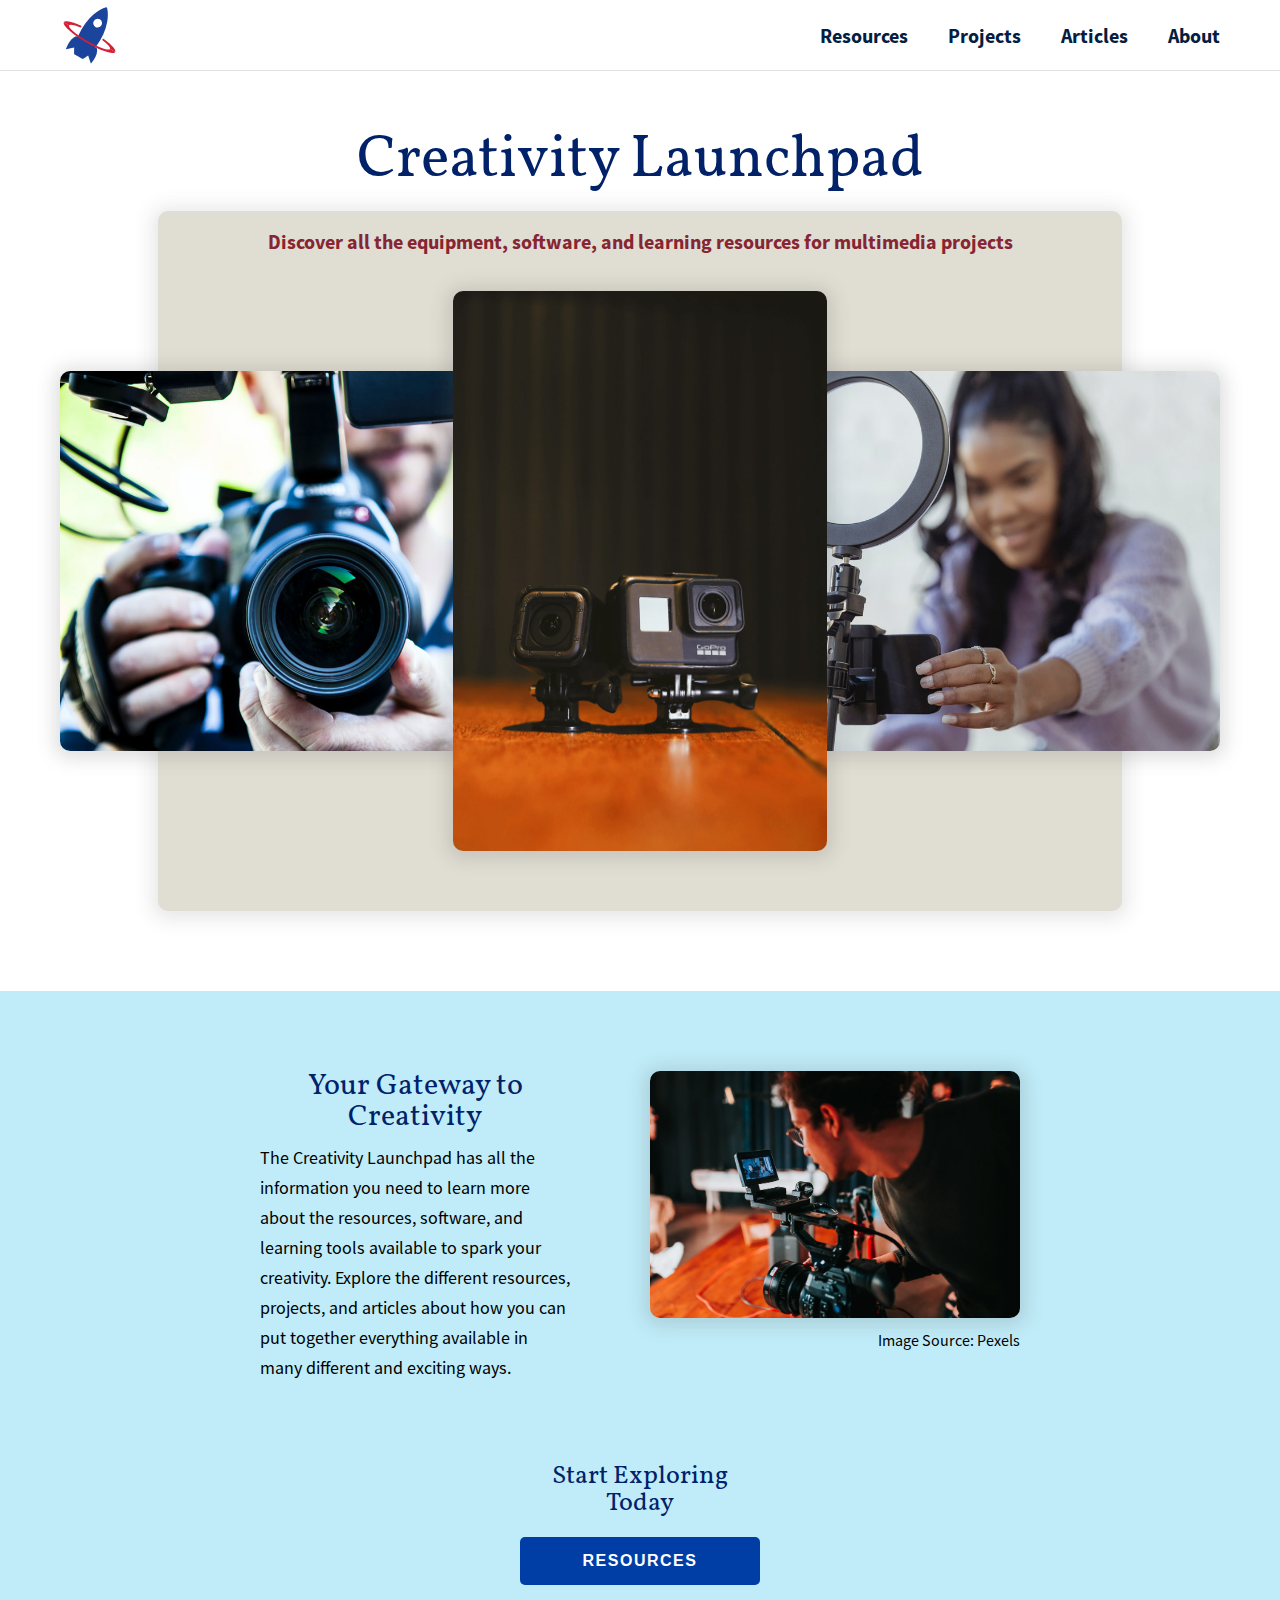
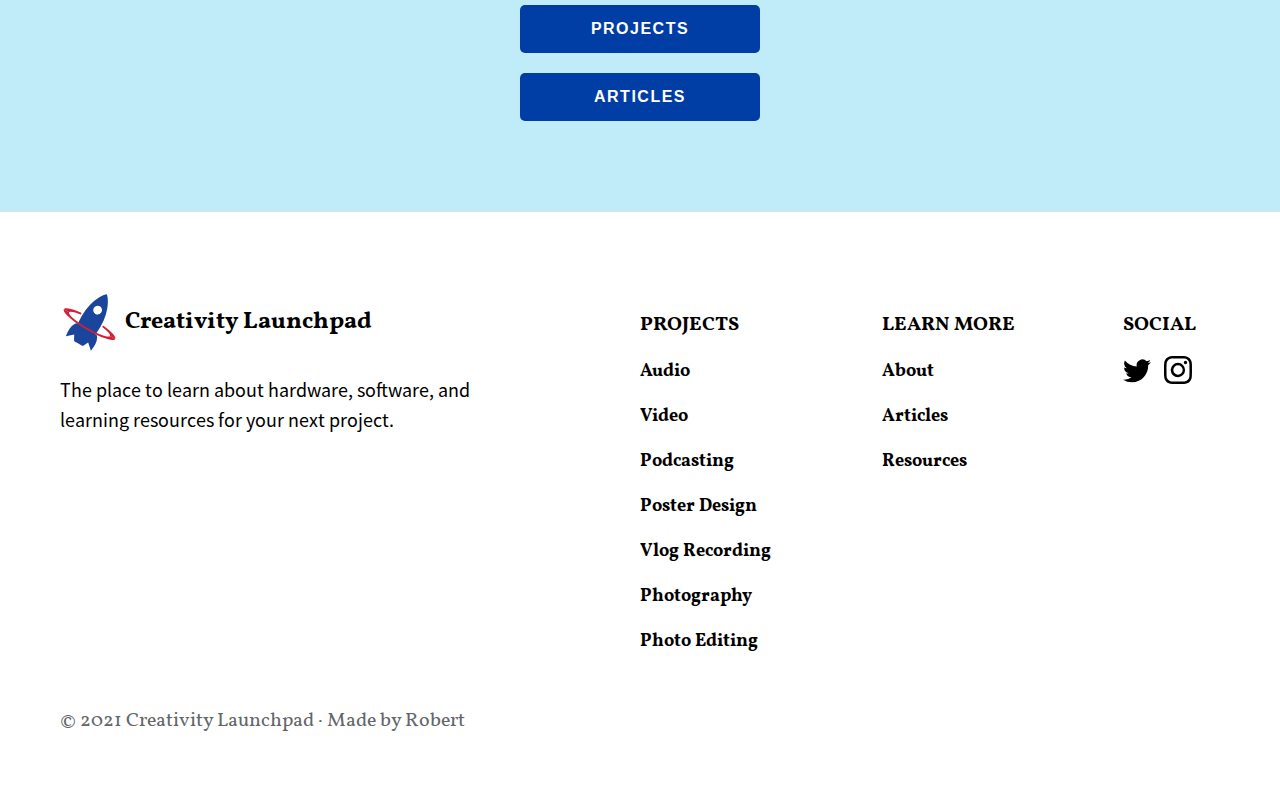
<file: index.html>
<!DOCTYPE html>
<html lang="en">
  <head>
    <meta charset="UTF-8" />
    <meta http-equiv="X-UA-Compatible" content="IE=edge" />
    <meta name="viewport" content="width=device-width, initial-scale=1.0" />
    <meta
      name="description"
      content="All the equipment, software, and learning resources needed by a student to completed multimedia assignments"
    />

    <link
      rel="apple-touch-icon"
      sizes="57x57"
      href="images/favicon/apple-icon-57x57.png"
    />
    <link
      rel="apple-touch-icon"
      sizes="60x60"
      href="images/favicon/apple-icon-60x60.png"
    />
    <link
      rel="apple-touch-icon"
      sizes="72x72"
      href="images/favicon/apple-icon-72x72.png"
    />
    <link
      rel="apple-touch-icon"
      sizes="76x76"
      href="images/favicon/apple-icon-76x76.png"
    />
    <link
      rel="apple-touch-icon"
      sizes="114x114"
      href="images/favicon/apple-icon-114x114.png"
    />
    <link
      rel="apple-touch-icon"
      sizes="120x120"
      href="images/favicon/apple-icon-120x120.png"
    />
    <link
      rel="apple-touch-icon"
      sizes="144x144"
      href="images/favicon/apple-icon-144x144.png"
    />
    <link
      rel="apple-touch-icon"
      sizes="152x152"
      href="images/favicon/apple-icon-152x152.png"
    />
    <link
      rel="apple-touch-icon"
      sizes="180x180"
      href="images/favicon/apple-icon-180x180.png"
    />
    <link
      rel="icon"
      type="image/png"
      sizes="192x192"
      href="images/favicon/android-icon-192x192.png"
    />
    <link
      rel="icon"
      type="image/png"
      sizes="32x32"
      href="images/favicon/favicon-32x32.png"
    />
    <link
      rel="icon"
      type="image/png"
      sizes="96x96"
      href="images/favicon/favicon-96x96.png"
    />
    <link
      rel="icon"
      type="image/png"
      sizes="16x16"
      href="images/favicon/favicon-16x16.png"
    />
    <link rel="manifest" href="images/favicon/manifest.json" />
    <meta name="msapplication-TileColor" content="#ffffff" />
    <meta name="msapplication-TileImage" content="/ms-icon-144x144.png" />
    <meta name="theme-color" content="#ffffff" />

    <title>Creativity Launchpad</title>

    <link rel="stylesheet" href="styles/reset.css" />
    <link rel="stylesheet" href="styles/fonts.css" />
    <link rel="stylesheet" href="styles/main.css" />
  </head>
  <body>
    <a id="skip-link" href="#main-content">Skip to Content</a>
    <div class="site-container">
      <header class="site-header">
        <section class="site-nav">
          <a class="site-logo" href="index.html">
            <img
              class="logo-img"
              src="images/creativity-launchpad-logo.svg"
              alt="Creativity Launchpad Logo"
            />
            <!-- <h1 class="main-title">Creativity Launchpad</h1> -->
          </a>
          <nav class="navigation">
            <h2>Website Navigation</h2>
            <a href="resources.html">Resources</a>
            <a href="projects.html">Projects</a>
            <a href="articles.html">Articles</a>
            <a href="about.html">About</a>
          </nav>
        </section>
      </header>
      <main id="main-content" class="site-main home-page">
        <section class="home">
          <!-- <h1 class="home-learn">Learn. Experiment. Create.</h1> -->
          <h1 class="home-learn">Creativity Launchpad</h1>
          <p class="home-learn-subtitle">
            Discover all the equipment, software, and learning resources for
            multimedia projects
          </p>
          <figure
            class="home-image-1"
            aria-label="Student holding a video camera"
          >
            <img src="images/launchpad-home-1-small.jpg" alt="video camera" />
          </figure>
          <figure
            class="home-image-2"
            aria-label="Two action cameras placed on a table for display"
          >
            <img src="images/launchpad-home-2-small.jpg" alt="GoPro9 Camera" />
          </figure>
          <figure
            class="home-image-3"
            aria-label="Student using a ring light and smartphone to film a vlog"
          >
            <img src="images/project-vlog-small.jpg" alt="Vlogging equipment" />
          </figure>
          <div class="background-light" role="presentation"></div>
        </section>
        <article class="home-details">
          <div class="home-details-text">
            <h2>Your Gateway to Creativity</h2>
            <p>
              The Creativity Launchpad has all the information you need to learn
              more about the resources, software, and learning tools available
              to spark your creativity. Explore the different resources,
              projects, and articles about how you can put together everything
              available in many different and exciting ways.
            </p>
          </div>
          <div class="home-details-image">
            <figure>
              <img
                src="images/project-film-small.jpg"
                alt="Student using a video camera"
              />
              <figcaption>Image Source: Pexels</figcaption>
            </figure>
          </div>
          <div class="home-details-links">
            <h3>Start Exploring Today</h3>
            <a class="button full-width blue" href="resources.html"
              >Resources</a
            >
            <a class="button full-width blue" href="projects.html">Projects</a>
            <a class="button full-width blue" href="articles.html">Articles</a>
          </div>
        </article>
      </main>
      <footer class="site-footer">
        <section class="site-footer-container">
          <div class="site-footer-brand">
            <a class="site-logo" href="/index.html">
              <img
                class="logo-img"
                src="images/creativity-launchpad-logo.svg"
                alt="Creativity Launchpad Logo"
                loading="lazy"
              />
              <span class="main-title">Creativity Launchpad</span>
            </a>
            <p>
              The place to learn about hardware, software, and learning
              resources for your next project.
            </p>
          </div>
          <div class="site-footer-projects">
            <h4><a class="heading-column" href="projects.html">Projects</a></h4>
            <ul class="site-footer-list">
              <li><a href="/project.html?id=audio-recording">Audio</a></li>
              <li><a href="/project.html?id=video-recording">Video</a></li>
              <li><a href="/project.html?id=podcast-editing">Podcasting</a></li>
              <li>
                <a href="/project.html?id=poster-creation">Poster Design</a>
              </li>
              <li>
                <a href="/project.html?id=vlog-recording">Vlog Recording</a>
              </li>
              <li><a href="/project.html?id=photography">Photography</a></li>
              <li>
                <a href="/project.html?id=photo-editing">Photo Editing</a>
              </li>
            </ul>
          </div>
          <div class="site-footer-resources">
            <h4>
              <a class="heading-column" href="resources.html">Learn More</a>
            </h4>
            <ul class="site-footer-list">
              <li><a href="/about.html">About</a></li>
              <li><a href="/articles.html">Articles</a></li>
              <li><a href="/resources.html">Resources</a></li>
            </ul>
          </div>
          <div class="site-footer-social">
            <h4><a class="heading-column" href="/projects.html">Social</a></h4>
            <span class="social-icons">
              <a href="https://www.twitter.com"
                ><svg
                  xmlns="http://www.w3.org/2000/svg"
                  width="28"
                  height="28"
                  fill="currentColor"
                  class="bi bi-twitter"
                  viewBox="0 0 16 16"
                  aria-labelledby="twitterTitle twitterDesc"
                  role="img"
                >
                  <title id="twitterTitle">Icon for Twitter</title>
                  <desc id="twitterDesc">
                    Basic solid-filled icon for Twitter
                  </desc>
                  <path
                    d="M5.026 15c6.038 0 9.341-5.003 9.341-9.334 0-.14 0-.282-.006-.422A6.685 6.685 0 0 0 16 3.542a6.658 6.658 0 0 1-1.889.518 3.301 3.301 0 0 0 1.447-1.817 6.533 6.533 0 0 1-2.087.793A3.286 3.286 0 0 0 7.875 6.03a9.325 9.325 0 0 1-6.767-3.429 3.289 3.289 0 0 0 1.018 4.382A3.323 3.323 0 0 1 .64 6.575v.045a3.288 3.288 0 0 0 2.632 3.218 3.203 3.203 0 0 1-.865.115 3.23 3.23 0 0 1-.614-.057 3.283 3.283 0 0 0 3.067 2.277A6.588 6.588 0 0 1 .78 13.58a6.32 6.32 0 0 1-.78-.045A9.344 9.344 0 0 0 5.026 15z"
                  /></svg
              ></a>

              <a href="https://www.instagram.com"
                ><svg
                  xmlns="http://www.w3.org/2000/svg"
                  width="28"
                  height="28"
                  fill="currentColor"
                  class="bi bi-instagram"
                  viewBox="0 0 16 16"
                  aria-labelledby="instagramTitle instagramDesc"
                  role="img"
                >
                  <title id="instagramTitle">Icon for Instagram</title>
                  <desc id="instagramDesc">
                    Basic outlined icon for Instagram
                  </desc>
                  >
                  <path
                    d="M8 0C5.829 0 5.556.01 4.703.048 3.85.088 3.269.222 2.76.42a3.917 3.917 0 0 0-1.417.923A3.927 3.927 0 0 0 .42 2.76C.222 3.268.087 3.85.048 4.7.01 5.555 0 5.827 0 8.001c0 2.172.01 2.444.048 3.297.04.852.174 1.433.372 1.942.205.526.478.972.923 1.417.444.445.89.719 1.416.923.51.198 1.09.333 1.942.372C5.555 15.99 5.827 16 8 16s2.444-.01 3.298-.048c.851-.04 1.434-.174 1.943-.372a3.916 3.916 0 0 0 1.416-.923c.445-.445.718-.891.923-1.417.197-.509.332-1.09.372-1.942C15.99 10.445 16 10.173 16 8s-.01-2.445-.048-3.299c-.04-.851-.175-1.433-.372-1.941a3.926 3.926 0 0 0-.923-1.417A3.911 3.911 0 0 0 13.24.42c-.51-.198-1.092-.333-1.943-.372C10.443.01 10.172 0 7.998 0h.003zm-.717 1.442h.718c2.136 0 2.389.007 3.232.046.78.035 1.204.166 1.486.275.373.145.64.319.92.599.28.28.453.546.598.92.11.281.24.705.275 1.485.039.843.047 1.096.047 3.231s-.008 2.389-.047 3.232c-.035.78-.166 1.203-.275 1.485a2.47 2.47 0 0 1-.599.919c-.28.28-.546.453-.92.598-.28.11-.704.24-1.485.276-.843.038-1.096.047-3.232.047s-2.39-.009-3.233-.047c-.78-.036-1.203-.166-1.485-.276a2.478 2.478 0 0 1-.92-.598 2.48 2.48 0 0 1-.6-.92c-.109-.281-.24-.705-.275-1.485-.038-.843-.046-1.096-.046-3.233 0-2.136.008-2.388.046-3.231.036-.78.166-1.204.276-1.486.145-.373.319-.64.599-.92.28-.28.546-.453.92-.598.282-.11.705-.24 1.485-.276.738-.034 1.024-.044 2.515-.045v.002zm4.988 1.328a.96.96 0 1 0 0 1.92.96.96 0 0 0 0-1.92zm-4.27 1.122a4.109 4.109 0 1 0 0 8.217 4.109 4.109 0 0 0 0-8.217zm0 1.441a2.667 2.667 0 1 1 0 5.334 2.667 2.667 0 0 1 0-5.334z"
                  /></svg
              ></a>
            </span>
          </div>
          <div class="site-footer-copyright">
            <h5>© 2021 Creativity Launchpad · Made by Robert</h5>
          </div>
        </section>
      </footer>
    </div>
  </body>
</html>
</file>
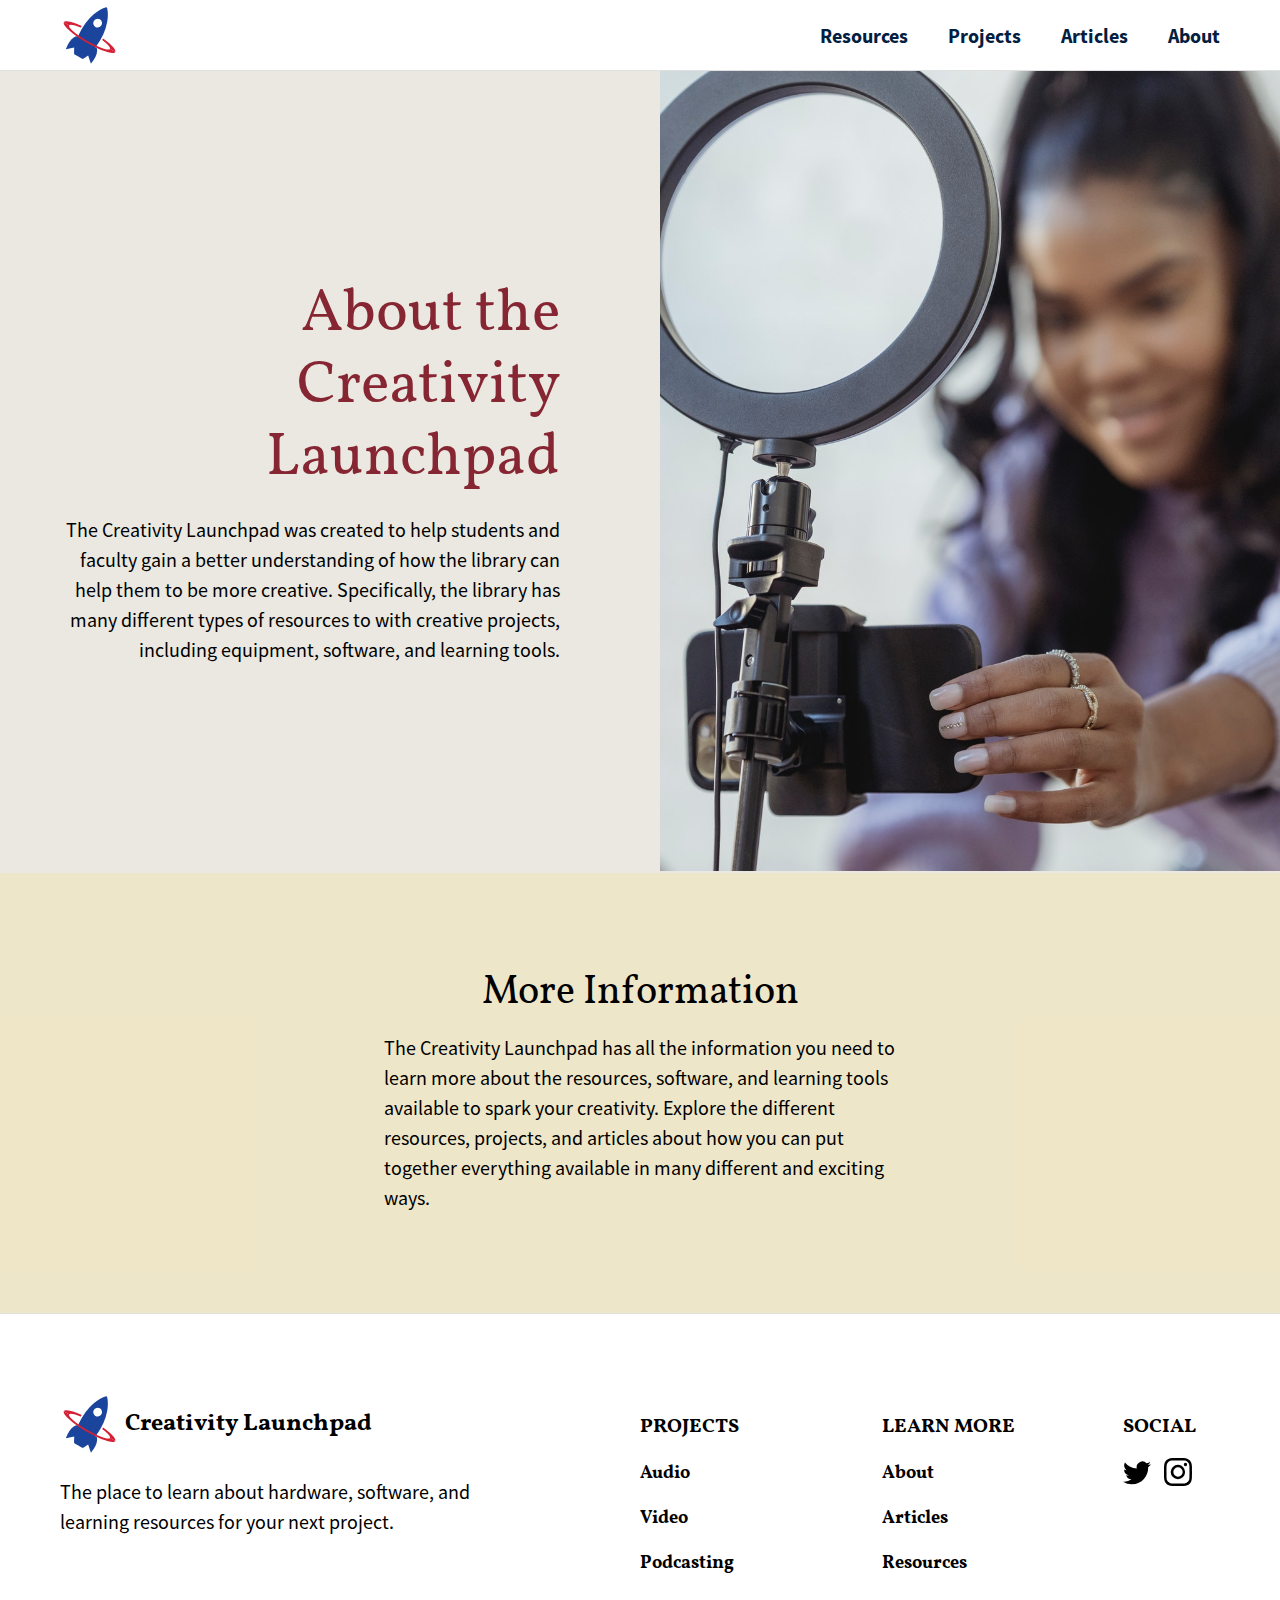
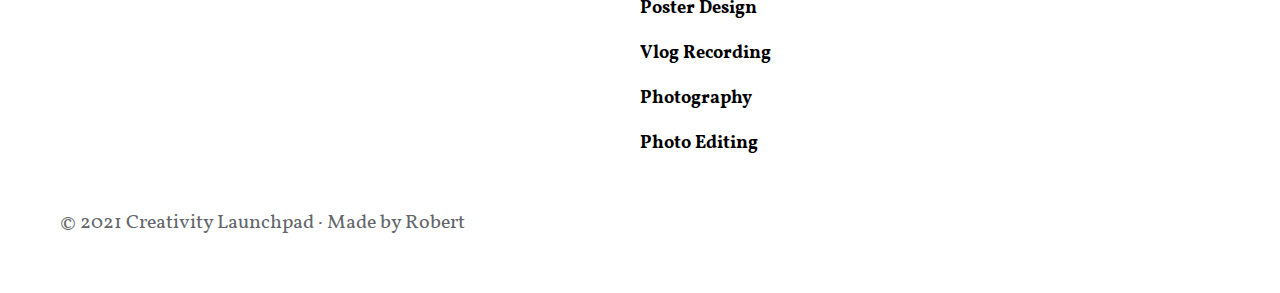
<file: about.html>
<!DOCTYPE html>
<html lang="en">
  <head>
    <meta charset="UTF-8" />
    <meta http-equiv="X-UA-Compatible" content="IE=edge" />
    <meta name="viewport" content="width=device-width, initial-scale=1.0" />
    <meta
      name="description"
      content="One of many resources available to help students be more creative."
    />

    <link
      rel="apple-touch-icon"
      sizes="57x57"
      href="images/favicon/apple-icon-57x57.png"
    />
    <link
      rel="apple-touch-icon"
      sizes="60x60"
      href="images/favicon/apple-icon-60x60.png"
    />
    <link
      rel="apple-touch-icon"
      sizes="72x72"
      href="images/favicon/apple-icon-72x72.png"
    />
    <link
      rel="apple-touch-icon"
      sizes="76x76"
      href="images/favicon/apple-icon-76x76.png"
    />
    <link
      rel="apple-touch-icon"
      sizes="114x114"
      href="images/favicon/apple-icon-114x114.png"
    />
    <link
      rel="apple-touch-icon"
      sizes="120x120"
      href="images/favicon/apple-icon-120x120.png"
    />
    <link
      rel="apple-touch-icon"
      sizes="144x144"
      href="images/favicon/apple-icon-144x144.png"
    />
    <link
      rel="apple-touch-icon"
      sizes="152x152"
      href="images/favicon/apple-icon-152x152.png"
    />
    <link
      rel="apple-touch-icon"
      sizes="180x180"
      href="images/favicon/apple-icon-180x180.png"
    />
    <link
      rel="icon"
      type="image/png"
      sizes="192x192"
      href="images/favicon/android-icon-192x192.png"
    />
    <link
      rel="icon"
      type="image/png"
      sizes="32x32"
      href="images/favicon/favicon-32x32.png"
    />
    <link
      rel="icon"
      type="image/png"
      sizes="96x96"
      href="images/favicon/favicon-96x96.png"
    />
    <link
      rel="icon"
      type="image/png"
      sizes="16x16"
      href="images/favicon/favicon-16x16.png"
    />
    <link rel="manifest" href="images/favicon/manifest.json" />
    <meta name="msapplication-TileColor" content="#ffffff" />
    <meta name="msapplication-TileImage" content="/ms-icon-144x144.png" />
    <meta name="theme-color" content="#ffffff" />

    <title>About the Creativity Launchpad</title>

    <link rel="stylesheet" href="styles/reset.css" />
    <link rel="stylesheet" href="styles/fonts.css" />
    <link rel="stylesheet" href="styles/main.css" />
  </head>
  <body>
    <a id="skip-link" href="#main-content">Skip to Content</a>
    <div class="site-container">
      <header class="site-header">
        <section class="site-nav">
          <a class="site-logo" href="index.html">
            <img
              class="logo-img"
              src="images/creativity-launchpad-logo.svg"
              alt="Creativity Launchpad Logo"
            />
          </a>
          <nav class="navigation">
            <h2>Website Navigation</h2>
            <a href="resources.html">Resources</a>
            <a href="projects.html">Projects</a>
            <a href="articles.html">Articles</a>
            <a href="about.html">About</a>
          </nav>
        </section>
      </header>
      <main id="main-content" class="site-main">
        <article class="about-content">
          <h1>About the Creativity Launchpad</h1>
          <p>
            The Creativity Launchpad was created to help students and faculty
            gain a better understanding of how the library can help them to be
            more creative. Specifically, the library has many different types of
            resources to with creative projects, including equipment, software,
            and learning tools.
          </p>
        </article>
        <figure class="about-image">
          <img src="images/project-vlog.jpg" alt="Blue iCE Microphone" />
        </figure>
        <article class="about-details">
          <div class="about-details-text">
            <h2>More Information</h2>
            <p>
              The Creativity Launchpad has all the information you need to learn
              more about the resources, software, and learning tools available
              to spark your creativity. Explore the different resources,
              projects, and articles about how you can put together everything
              available in many different and exciting ways.
            </p>
          </div>
        </article>
      </main>
      <footer class="site-footer">
        <section class="site-footer-container">
          <div class="site-footer-brand">
            <a class="site-logo" href="/index.html">
              <img
                class="logo-img"
                src="images/creativity-launchpad-logo.svg"
                alt="Creativity Launchpad Logo"
                loading="lazy"
              />
              <span class="main-title">Creativity Launchpad</span>
            </a>
            <p>
              The place to learn about hardware, software, and learning
              resources for your next project.
            </p>
          </div>
          <div class="site-footer-projects">
            <h4><a class="heading-column" href="projects.html">Projects</a></h4>
            <ul class="site-footer-list">
              <li><a href="/project.html?id=audio-recording">Audio</a></li>
              <li><a href="/project.html?id=video-recording">Video</a></li>
              <li><a href="/project.html?id=podcast-editing">Podcasting</a></li>
              <li>
                <a href="/project.html?id=poster-creation">Poster Design</a>
              </li>
              <li>
                <a href="/project.html?id=vlog-recording">Vlog Recording</a>
              </li>
              <li><a href="/project.html?id=photography">Photography</a></li>
              <li>
                <a href="/project.html?id=photo-editing">Photo Editing</a>
              </li>
            </ul>
          </div>
          <div class="site-footer-resources">
            <h4>
              <a class="heading-column" href="resources.html">Learn More</a>
            </h4>
            <ul class="site-footer-list">
              <li><a href="/about.html">About</a></li>
              <li><a href="/articles.html">Articles</a></li>
              <li><a href="/resources.html">Resources</a></li>
            </ul>
          </div>
          <div class="site-footer-social">
            <h4><a class="heading-column" href="/projects.html">Social</a></h4>
            <span class="social-icons">
              <a href="https://www.twitter.com"
                ><svg
                  xmlns="http://www.w3.org/2000/svg"
                  width="28"
                  height="28"
                  fill="currentColor"
                  class="bi bi-twitter"
                  viewBox="0 0 16 16"
                  aria-labelledby="twitterTitle twitterDesc"
                  role="img"
                >
                  <title id="twitterTitle">Icon for Twitter</title>
                  <desc id="twitterDesc">
                    Basic solid-filled icon for Twitter
                  </desc>
                  <path
                    d="M5.026 15c6.038 0 9.341-5.003 9.341-9.334 0-.14 0-.282-.006-.422A6.685 6.685 0 0 0 16 3.542a6.658 6.658 0 0 1-1.889.518 3.301 3.301 0 0 0 1.447-1.817 6.533 6.533 0 0 1-2.087.793A3.286 3.286 0 0 0 7.875 6.03a9.325 9.325 0 0 1-6.767-3.429 3.289 3.289 0 0 0 1.018 4.382A3.323 3.323 0 0 1 .64 6.575v.045a3.288 3.288 0 0 0 2.632 3.218 3.203 3.203 0 0 1-.865.115 3.23 3.23 0 0 1-.614-.057 3.283 3.283 0 0 0 3.067 2.277A6.588 6.588 0 0 1 .78 13.58a6.32 6.32 0 0 1-.78-.045A9.344 9.344 0 0 0 5.026 15z"
                  /></svg
              ></a>

              <a href="https://www.instagram.com"
                ><svg
                  xmlns="http://www.w3.org/2000/svg"
                  width="28"
                  height="28"
                  fill="currentColor"
                  class="bi bi-instagram"
                  viewBox="0 0 16 16"
                  aria-labelledby="instagramTitle instagramDesc"
                  role="img"
                >
                  <title id="instagramTitle">Icon for Instagram</title>
                  <desc id="instagramDesc">
                    Basic outlined icon for Instagram
                  </desc>
                  >
                  <path
                    d="M8 0C5.829 0 5.556.01 4.703.048 3.85.088 3.269.222 2.76.42a3.917 3.917 0 0 0-1.417.923A3.927 3.927 0 0 0 .42 2.76C.222 3.268.087 3.85.048 4.7.01 5.555 0 5.827 0 8.001c0 2.172.01 2.444.048 3.297.04.852.174 1.433.372 1.942.205.526.478.972.923 1.417.444.445.89.719 1.416.923.51.198 1.09.333 1.942.372C5.555 15.99 5.827 16 8 16s2.444-.01 3.298-.048c.851-.04 1.434-.174 1.943-.372a3.916 3.916 0 0 0 1.416-.923c.445-.445.718-.891.923-1.417.197-.509.332-1.09.372-1.942C15.99 10.445 16 10.173 16 8s-.01-2.445-.048-3.299c-.04-.851-.175-1.433-.372-1.941a3.926 3.926 0 0 0-.923-1.417A3.911 3.911 0 0 0 13.24.42c-.51-.198-1.092-.333-1.943-.372C10.443.01 10.172 0 7.998 0h.003zm-.717 1.442h.718c2.136 0 2.389.007 3.232.046.78.035 1.204.166 1.486.275.373.145.64.319.92.599.28.28.453.546.598.92.11.281.24.705.275 1.485.039.843.047 1.096.047 3.231s-.008 2.389-.047 3.232c-.035.78-.166 1.203-.275 1.485a2.47 2.47 0 0 1-.599.919c-.28.28-.546.453-.92.598-.28.11-.704.24-1.485.276-.843.038-1.096.047-3.232.047s-2.39-.009-3.233-.047c-.78-.036-1.203-.166-1.485-.276a2.478 2.478 0 0 1-.92-.598 2.48 2.48 0 0 1-.6-.92c-.109-.281-.24-.705-.275-1.485-.038-.843-.046-1.096-.046-3.233 0-2.136.008-2.388.046-3.231.036-.78.166-1.204.276-1.486.145-.373.319-.64.599-.92.28-.28.546-.453.92-.598.282-.11.705-.24 1.485-.276.738-.034 1.024-.044 2.515-.045v.002zm4.988 1.328a.96.96 0 1 0 0 1.92.96.96 0 0 0 0-1.92zm-4.27 1.122a4.109 4.109 0 1 0 0 8.217 4.109 4.109 0 0 0 0-8.217zm0 1.441a2.667 2.667 0 1 1 0 5.334 2.667 2.667 0 0 1 0-5.334z"
                  /></svg
              ></a>
            </span>
          </div>
          <div class="site-footer-copyright">
            <h5>© 2021 Creativity Launchpad · Made by Robert</h5>
          </div>
        </section>
      </footer>
    </div>
  </body>
</html>
</file>
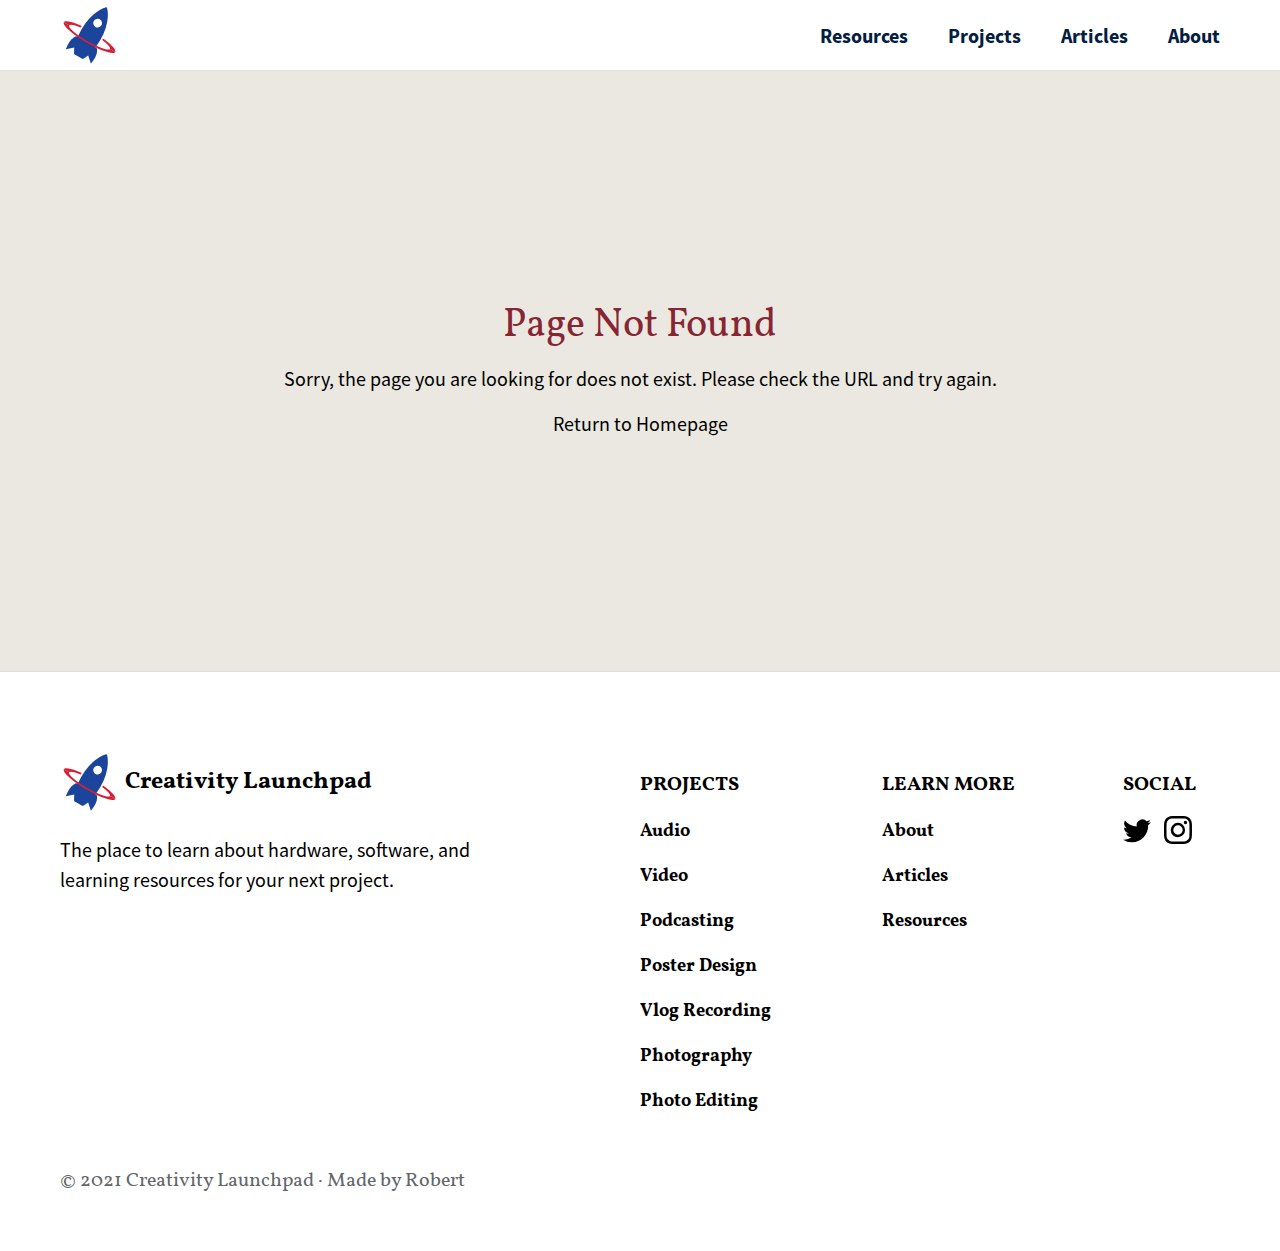
<file: article.html>
<!DOCTYPE html>
<html lang="en">
  <head>
    <meta charset="UTF-8" />
    <meta http-equiv="X-UA-Compatible" content="IE=edge" />
    <meta name="viewport" content="width=device-width, initial-scale=1.0" />
    <meta
      name="description"
      content="One of many resources available to help students be more creative."
    />

    <link
      rel="apple-touch-icon"
      sizes="57x57"
      href="images/favicon/apple-icon-57x57.png"
    />
    <link
      rel="apple-touch-icon"
      sizes="60x60"
      href="images/favicon/apple-icon-60x60.png"
    />
    <link
      rel="apple-touch-icon"
      sizes="72x72"
      href="images/favicon/apple-icon-72x72.png"
    />
    <link
      rel="apple-touch-icon"
      sizes="76x76"
      href="images/favicon/apple-icon-76x76.png"
    />
    <link
      rel="apple-touch-icon"
      sizes="114x114"
      href="images/favicon/apple-icon-114x114.png"
    />
    <link
      rel="apple-touch-icon"
      sizes="120x120"
      href="images/favicon/apple-icon-120x120.png"
    />
    <link
      rel="apple-touch-icon"
      sizes="144x144"
      href="images/favicon/apple-icon-144x144.png"
    />
    <link
      rel="apple-touch-icon"
      sizes="152x152"
      href="images/favicon/apple-icon-152x152.png"
    />
    <link
      rel="apple-touch-icon"
      sizes="180x180"
      href="images/favicon/apple-icon-180x180.png"
    />
    <link
      rel="icon"
      type="image/png"
      sizes="192x192"
      href="images/favicon/android-icon-192x192.png"
    />
    <link
      rel="icon"
      type="image/png"
      sizes="32x32"
      href="images/favicon/favicon-32x32.png"
    />
    <link
      rel="icon"
      type="image/png"
      sizes="96x96"
      href="images/favicon/favicon-96x96.png"
    />
    <link
      rel="icon"
      type="image/png"
      sizes="16x16"
      href="images/favicon/favicon-16x16.png"
    />
    <link rel="manifest" href="images/favicon/manifest.json" />
    <meta name="msapplication-TileColor" content="#ffffff" />
    <meta name="msapplication-TileImage" content="/ms-icon-144x144.png" />
    <meta name="theme-color" content="#ffffff" />

    <title></title>

    <link rel="stylesheet" href="styles/reset.css" />
    <link rel="stylesheet" href="styles/fonts.css" />
    <link rel="stylesheet" href="styles/main.css" />

    <script src="scripts/article.js" defer></script>
  </head>
  <body>
    <a id="skip-link" href="#main-content">Skip to Content</a>
    <div class="site-container">
      <header class="site-header">
        <section class="site-nav">
          <a class="site-logo" href="index.html">
            <img
              class="logo-img"
              src="images/creativity-launchpad-logo.svg"
              alt="Creativity Launchpad Logo"
            />
          </a>
          <nav class="navigation">
            <h2>Website Navigation</h2>
            <a href="resources.html">Resources</a>
            <a href="projects.html">Projects</a>
            <a href="articles.html">Articles</a>
            <a href="about.html">About</a>
          </nav>
        </section>
      </header>
      <main id="main-content" class="site-main">
        <section id="article-lead" class="article-lead"></section>
        <article id="article-text" class="article-text"></article>
      </main>
      <footer class="site-footer">
        <section class="site-footer-container">
          <div class="site-footer-brand">
            <a class="site-logo" href="/index.html">
              <img
                class="logo-img"
                src="images/creativity-launchpad-logo.svg"
                alt="Creativity Launchpad Logo"
                loading="lazy"
              />
              <span class="main-title">Creativity Launchpad</span>
            </a>
            <p>
              The place to learn about hardware, software, and learning
              resources for your next project.
            </p>
          </div>
          <div class="site-footer-projects">
            <h4><a class="heading-column" href="projects.html">Projects</a></h4>
            <ul class="site-footer-list">
              <li><a href="/project.html?id=audio-recording">Audio</a></li>
              <li><a href="/project.html?id=video-recording">Video</a></li>
              <li><a href="/project.html?id=podcast-editing">Podcasting</a></li>
              <li>
                <a href="/project.html?id=poster-creation">Poster Design</a>
              </li>
              <li>
                <a href="/project.html?id=vlog-recording">Vlog Recording</a>
              </li>
              <li><a href="/project.html?id=photography">Photography</a></li>
              <li>
                <a href="/project.html?id=photo-editing">Photo Editing</a>
              </li>
            </ul>
          </div>
          <div class="site-footer-resources">
            <h4>
              <a class="heading-column" href="resources.html">Learn More</a>
            </h4>
            <ul class="site-footer-list">
              <li><a href="/about.html">About</a></li>
              <li><a href="/articles.html">Articles</a></li>
              <li><a href="/resources.html">Resources</a></li>
            </ul>
          </div>
          <div class="site-footer-social">
            <h4><a class="heading-column" href="/projects.html">Social</a></h4>
            <span class="social-icons">
              <a href="https://www.twitter.com"
                ><svg
                  xmlns="http://www.w3.org/2000/svg"
                  width="28"
                  height="28"
                  fill="currentColor"
                  class="bi bi-twitter"
                  viewBox="0 0 16 16"
                  aria-labelledby="twitterTitle twitterDesc"
                  role="img"
                >
                  <title id="twitterTitle">Icon for Twitter</title>
                  <desc id="twitterDesc">
                    Basic solid-filled icon for Twitter
                  </desc>
                  <path
                    d="M5.026 15c6.038 0 9.341-5.003 9.341-9.334 0-.14 0-.282-.006-.422A6.685 6.685 0 0 0 16 3.542a6.658 6.658 0 0 1-1.889.518 3.301 3.301 0 0 0 1.447-1.817 6.533 6.533 0 0 1-2.087.793A3.286 3.286 0 0 0 7.875 6.03a9.325 9.325 0 0 1-6.767-3.429 3.289 3.289 0 0 0 1.018 4.382A3.323 3.323 0 0 1 .64 6.575v.045a3.288 3.288 0 0 0 2.632 3.218 3.203 3.203 0 0 1-.865.115 3.23 3.23 0 0 1-.614-.057 3.283 3.283 0 0 0 3.067 2.277A6.588 6.588 0 0 1 .78 13.58a6.32 6.32 0 0 1-.78-.045A9.344 9.344 0 0 0 5.026 15z"
                  /></svg
              ></a>

              <a href="https://www.instagram.com"
                ><svg
                  xmlns="http://www.w3.org/2000/svg"
                  width="28"
                  height="28"
                  fill="currentColor"
                  class="bi bi-instagram"
                  viewBox="0 0 16 16"
                  aria-labelledby="instagramTitle instagramDesc"
                  role="img"
                >
                  <title id="instagramTitle">Icon for Instagram</title>
                  <desc id="instagramDesc">
                    Basic outlined icon for Instagram
                  </desc>
                  >
                  <path
                    d="M8 0C5.829 0 5.556.01 4.703.048 3.85.088 3.269.222 2.76.42a3.917 3.917 0 0 0-1.417.923A3.927 3.927 0 0 0 .42 2.76C.222 3.268.087 3.85.048 4.7.01 5.555 0 5.827 0 8.001c0 2.172.01 2.444.048 3.297.04.852.174 1.433.372 1.942.205.526.478.972.923 1.417.444.445.89.719 1.416.923.51.198 1.09.333 1.942.372C5.555 15.99 5.827 16 8 16s2.444-.01 3.298-.048c.851-.04 1.434-.174 1.943-.372a3.916 3.916 0 0 0 1.416-.923c.445-.445.718-.891.923-1.417.197-.509.332-1.09.372-1.942C15.99 10.445 16 10.173 16 8s-.01-2.445-.048-3.299c-.04-.851-.175-1.433-.372-1.941a3.926 3.926 0 0 0-.923-1.417A3.911 3.911 0 0 0 13.24.42c-.51-.198-1.092-.333-1.943-.372C10.443.01 10.172 0 7.998 0h.003zm-.717 1.442h.718c2.136 0 2.389.007 3.232.046.78.035 1.204.166 1.486.275.373.145.64.319.92.599.28.28.453.546.598.92.11.281.24.705.275 1.485.039.843.047 1.096.047 3.231s-.008 2.389-.047 3.232c-.035.78-.166 1.203-.275 1.485a2.47 2.47 0 0 1-.599.919c-.28.28-.546.453-.92.598-.28.11-.704.24-1.485.276-.843.038-1.096.047-3.232.047s-2.39-.009-3.233-.047c-.78-.036-1.203-.166-1.485-.276a2.478 2.478 0 0 1-.92-.598 2.48 2.48 0 0 1-.6-.92c-.109-.281-.24-.705-.275-1.485-.038-.843-.046-1.096-.046-3.233 0-2.136.008-2.388.046-3.231.036-.78.166-1.204.276-1.486.145-.373.319-.64.599-.92.28-.28.546-.453.92-.598.282-.11.705-.24 1.485-.276.738-.034 1.024-.044 2.515-.045v.002zm4.988 1.328a.96.96 0 1 0 0 1.92.96.96 0 0 0 0-1.92zm-4.27 1.122a4.109 4.109 0 1 0 0 8.217 4.109 4.109 0 0 0 0-8.217zm0 1.441a2.667 2.667 0 1 1 0 5.334 2.667 2.667 0 0 1 0-5.334z"
                  /></svg
              ></a>
            </span>
          </div>
          <div class="site-footer-copyright">
            <h5>© 2021 Creativity Launchpad · Made by Robert</h5>
          </div>
        </section>
      </footer>
    </div>
  </body>
</html>
</file>
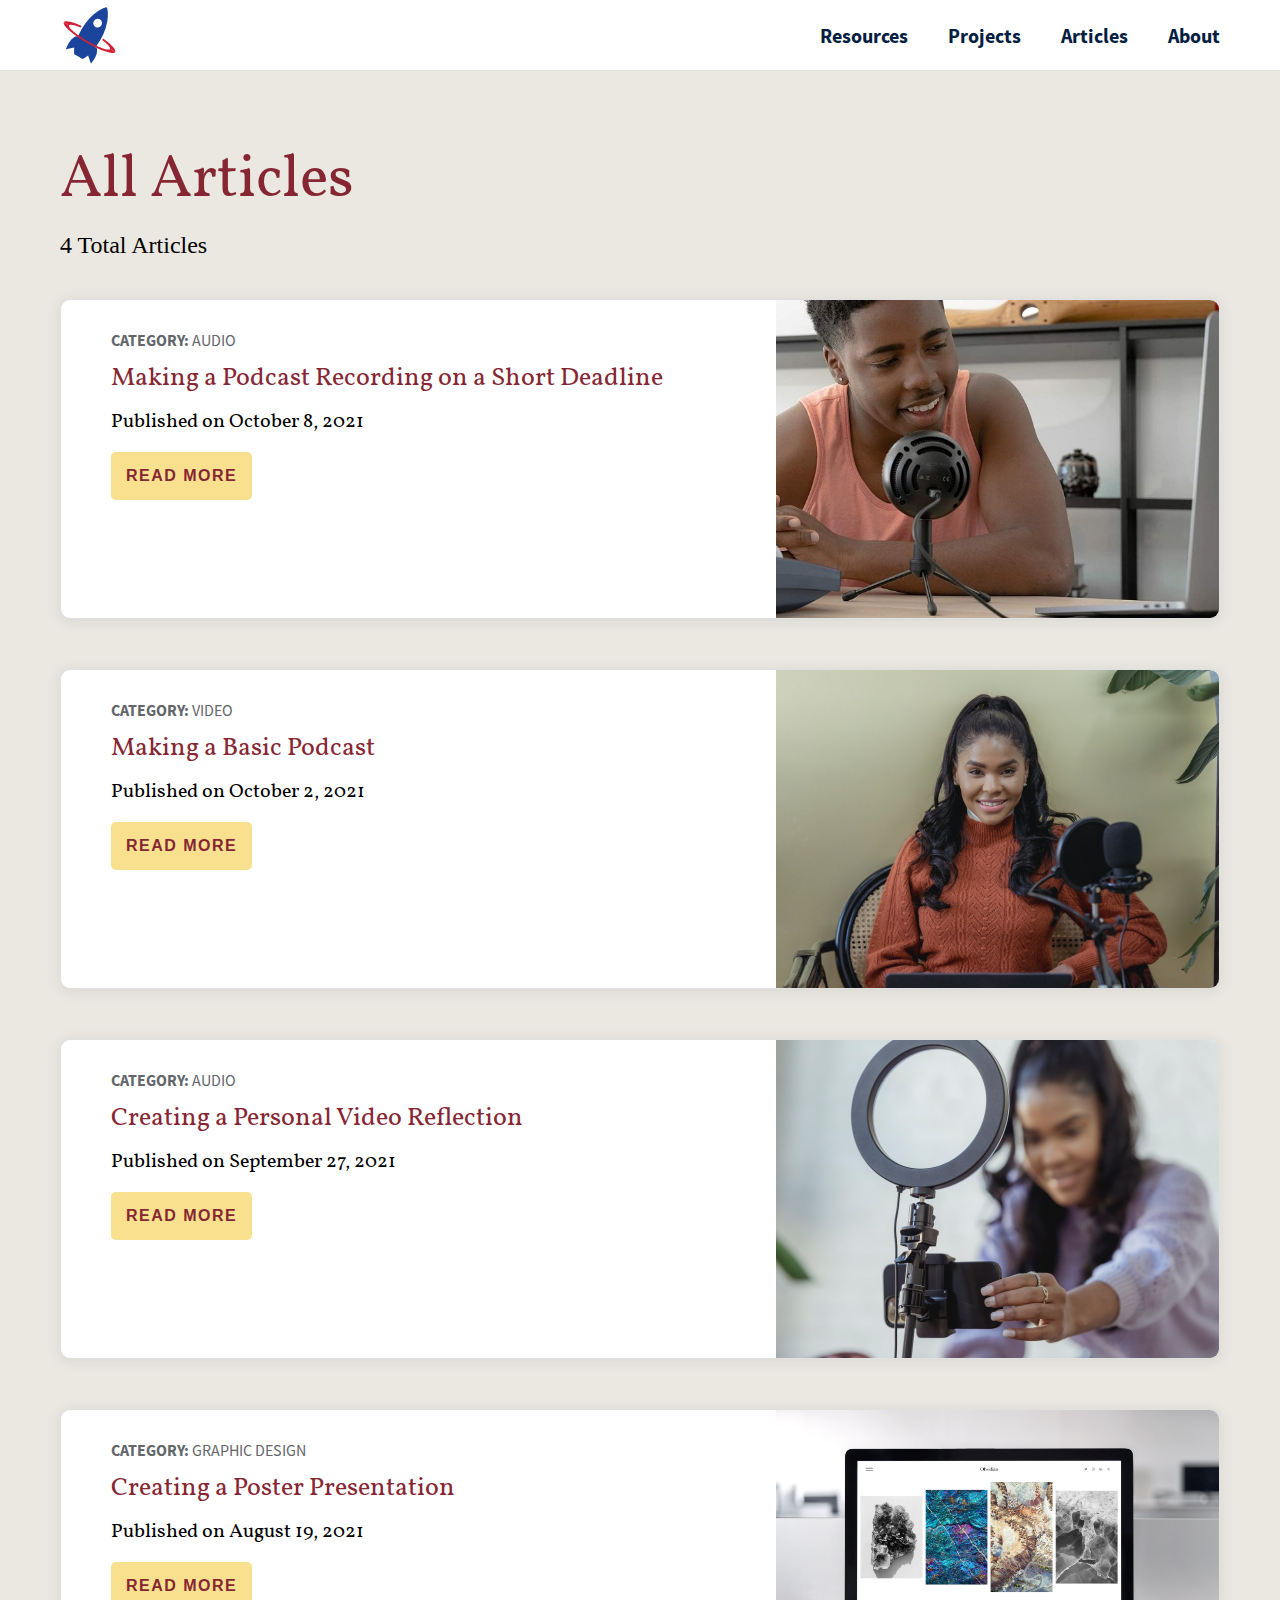
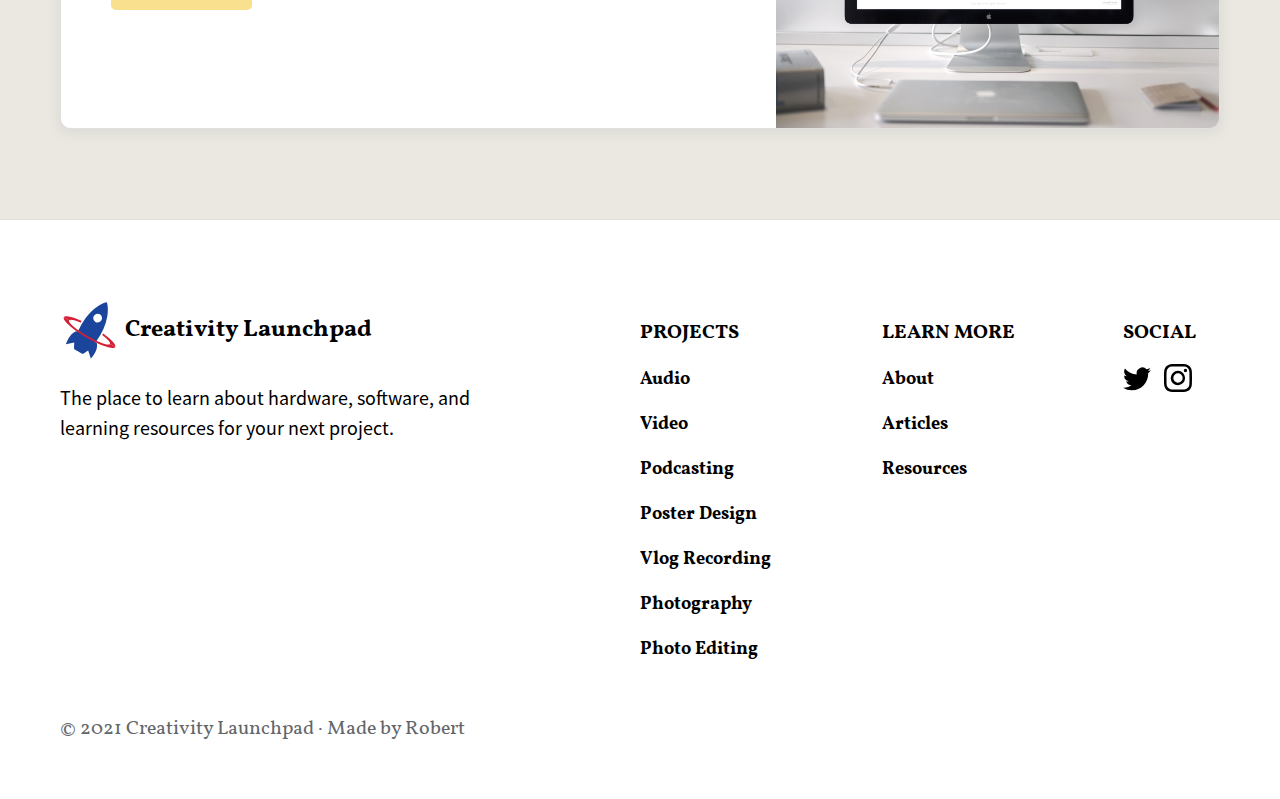
<file: articles.html>
<!DOCTYPE html>
<html lang="en">
  <head>
    <meta charset="UTF-8" />
    <meta http-equiv="X-UA-Compatible" content="IE=edge" />
    <meta name="viewport" content="width=device-width, initial-scale=1.0" />
    <meta
      name="description"
      content="List of all resources that include multimedia equipment, software, and learning tools."
    />

    <link
      rel="apple-touch-icon"
      sizes="57x57"
      href="images/favicon/apple-icon-57x57.png"
    />
    <link
      rel="apple-touch-icon"
      sizes="60x60"
      href="images/favicon/apple-icon-60x60.png"
    />
    <link
      rel="apple-touch-icon"
      sizes="72x72"
      href="images/favicon/apple-icon-72x72.png"
    />
    <link
      rel="apple-touch-icon"
      sizes="76x76"
      href="images/favicon/apple-icon-76x76.png"
    />
    <link
      rel="apple-touch-icon"
      sizes="114x114"
      href="images/favicon/apple-icon-114x114.png"
    />
    <link
      rel="apple-touch-icon"
      sizes="120x120"
      href="images/favicon/apple-icon-120x120.png"
    />
    <link
      rel="apple-touch-icon"
      sizes="144x144"
      href="images/favicon/apple-icon-144x144.png"
    />
    <link
      rel="apple-touch-icon"
      sizes="152x152"
      href="images/favicon/apple-icon-152x152.png"
    />
    <link
      rel="apple-touch-icon"
      sizes="180x180"
      href="images/favicon/apple-icon-180x180.png"
    />
    <link
      rel="icon"
      type="image/png"
      sizes="192x192"
      href="images/favicon/android-icon-192x192.png"
    />
    <link
      rel="icon"
      type="image/png"
      sizes="32x32"
      href="images/favicon/favicon-32x32.png"
    />
    <link
      rel="icon"
      type="image/png"
      sizes="96x96"
      href="images/favicon/favicon-96x96.png"
    />
    <link
      rel="icon"
      type="image/png"
      sizes="16x16"
      href="images/favicon/favicon-16x16.png"
    />
    <link rel="manifest" href="images/favicon/manifest.json" />
    <meta name="msapplication-TileColor" content="#ffffff" />
    <meta name="msapplication-TileImage" content="/ms-icon-144x144.png" />
    <meta name="theme-color" content="#ffffff" />

    <title>All Articles</title>

    <link rel="stylesheet" href="styles/reset.css" />
    <link rel="stylesheet" href="styles/fonts.css" />
    <link rel="stylesheet" href="styles/main.css" />

    <script src="scripts/articles.js" defer></script>
  </head>
  <body>
    <a id="skip-link" href="#main-content">Skip to Content</a>
    <div class="site-container">
      <header class="site-header">
        <section class="site-nav">
          <a class="site-logo" href="index.html">
            <img
              class="logo-img"
              src="images/creativity-launchpad-logo.svg"
              alt="Creativity Launchpad Logo"
            />
          </a>
          <nav class="navigation">
            <h2>Website Navigation</h2>
            <a href="resources.html">Resources</a>
            <a href="projects.html">Projects</a>
            <a href="articles.html">Articles</a>
            <a href="about.html">About</a>
          </nav>
        </section>
      </header>
      <main id="main-content" class="site-main">
        <section class="title-section">
          <h1>All Articles</h1>
        </section>
        <!-- <section class="main-buttons">
          <div class="button-group">
            <a href="#" class="button blue">Filter</a>
            <a href="#" class="button outlined margin-left">Tips & Guides</a>
            <a href="#" class="button outlined margin-left">Materials</a>
          </div>
        </section> -->
        <section id="cards-total" class="cards-total"></section>
        <section id="article-cards" class="articles"></section>
      </main>
      <footer class="site-footer">
        <section class="site-footer-container">
          <div class="site-footer-brand">
            <a class="site-logo" href="/index.html">
              <img
                class="logo-img"
                src="images/creativity-launchpad-logo.svg"
                alt="Creativity Launchpad Logo"
                loading="lazy"
              />
              <span class="main-title">Creativity Launchpad</span>
            </a>
            <p>
              The place to learn about hardware, software, and learning
              resources for your next project.
            </p>
          </div>
          <div class="site-footer-projects">
            <h4><a class="heading-column" href="projects.html">Projects</a></h4>
            <ul class="site-footer-list">
              <li><a href="/project.html?id=audio-recording">Audio</a></li>
              <li><a href="/project.html?id=video-recording">Video</a></li>
              <li><a href="/project.html?id=podcast-editing">Podcasting</a></li>
              <li>
                <a href="/project.html?id=poster-creation">Poster Design</a>
              </li>
              <li>
                <a href="/project.html?id=vlog-recording">Vlog Recording</a>
              </li>
              <li><a href="/project.html?id=photography">Photography</a></li>
              <li>
                <a href="/project.html?id=photo-editing">Photo Editing</a>
              </li>
            </ul>
          </div>
          <div class="site-footer-resources">
            <h4>
              <a class="heading-column" href="resources.html">Learn More</a>
            </h4>
            <ul class="site-footer-list">
              <li><a href="/about.html">About</a></li>
              <li><a href="/articles.html">Articles</a></li>
              <li><a href="/resources.html">Resources</a></li>
            </ul>
          </div>
          <div class="site-footer-social">
            <h4><a class="heading-column" href="/projects.html">Social</a></h4>
            <span class="social-icons">
              <a href="https://www.twitter.com"
                ><svg
                  xmlns="http://www.w3.org/2000/svg"
                  width="28"
                  height="28"
                  fill="currentColor"
                  class="bi bi-twitter"
                  viewBox="0 0 16 16"
                  aria-labelledby="twitterTitle twitterDesc"
                  role="img"
                >
                  <title id="twitterTitle">Icon for Twitter</title>
                  <desc id="twitterDesc">
                    Basic solid-filled icon for Twitter
                  </desc>
                  <path
                    d="M5.026 15c6.038 0 9.341-5.003 9.341-9.334 0-.14 0-.282-.006-.422A6.685 6.685 0 0 0 16 3.542a6.658 6.658 0 0 1-1.889.518 3.301 3.301 0 0 0 1.447-1.817 6.533 6.533 0 0 1-2.087.793A3.286 3.286 0 0 0 7.875 6.03a9.325 9.325 0 0 1-6.767-3.429 3.289 3.289 0 0 0 1.018 4.382A3.323 3.323 0 0 1 .64 6.575v.045a3.288 3.288 0 0 0 2.632 3.218 3.203 3.203 0 0 1-.865.115 3.23 3.23 0 0 1-.614-.057 3.283 3.283 0 0 0 3.067 2.277A6.588 6.588 0 0 1 .78 13.58a6.32 6.32 0 0 1-.78-.045A9.344 9.344 0 0 0 5.026 15z"
                  /></svg
              ></a>

              <a href="https://www.instagram.com"
                ><svg
                  xmlns="http://www.w3.org/2000/svg"
                  width="28"
                  height="28"
                  fill="currentColor"
                  class="bi bi-instagram"
                  viewBox="0 0 16 16"
                  aria-labelledby="instagramTitle instagramDesc"
                  role="img"
                >
                  <title id="instagramTitle">Icon for Instagram</title>
                  <desc id="instagramDesc">
                    Basic outlined icon for Instagram
                  </desc>
                  >
                  <path
                    d="M8 0C5.829 0 5.556.01 4.703.048 3.85.088 3.269.222 2.76.42a3.917 3.917 0 0 0-1.417.923A3.927 3.927 0 0 0 .42 2.76C.222 3.268.087 3.85.048 4.7.01 5.555 0 5.827 0 8.001c0 2.172.01 2.444.048 3.297.04.852.174 1.433.372 1.942.205.526.478.972.923 1.417.444.445.89.719 1.416.923.51.198 1.09.333 1.942.372C5.555 15.99 5.827 16 8 16s2.444-.01 3.298-.048c.851-.04 1.434-.174 1.943-.372a3.916 3.916 0 0 0 1.416-.923c.445-.445.718-.891.923-1.417.197-.509.332-1.09.372-1.942C15.99 10.445 16 10.173 16 8s-.01-2.445-.048-3.299c-.04-.851-.175-1.433-.372-1.941a3.926 3.926 0 0 0-.923-1.417A3.911 3.911 0 0 0 13.24.42c-.51-.198-1.092-.333-1.943-.372C10.443.01 10.172 0 7.998 0h.003zm-.717 1.442h.718c2.136 0 2.389.007 3.232.046.78.035 1.204.166 1.486.275.373.145.64.319.92.599.28.28.453.546.598.92.11.281.24.705.275 1.485.039.843.047 1.096.047 3.231s-.008 2.389-.047 3.232c-.035.78-.166 1.203-.275 1.485a2.47 2.47 0 0 1-.599.919c-.28.28-.546.453-.92.598-.28.11-.704.24-1.485.276-.843.038-1.096.047-3.232.047s-2.39-.009-3.233-.047c-.78-.036-1.203-.166-1.485-.276a2.478 2.478 0 0 1-.92-.598 2.48 2.48 0 0 1-.6-.92c-.109-.281-.24-.705-.275-1.485-.038-.843-.046-1.096-.046-3.233 0-2.136.008-2.388.046-3.231.036-.78.166-1.204.276-1.486.145-.373.319-.64.599-.92.28-.28.546-.453.92-.598.282-.11.705-.24 1.485-.276.738-.034 1.024-.044 2.515-.045v.002zm4.988 1.328a.96.96 0 1 0 0 1.92.96.96 0 0 0 0-1.92zm-4.27 1.122a4.109 4.109 0 1 0 0 8.217 4.109 4.109 0 0 0 0-8.217zm0 1.441a2.667 2.667 0 1 1 0 5.334 2.667 2.667 0 0 1 0-5.334z"
                  /></svg
              ></a>
            </span>
          </div>
          <div class="site-footer-copyright">
            <h5>© 2021 Creativity Launchpad · Made by Robert</h5>
          </div>
        </section>
      </footer>
    </div>
  </body>
</html>
</file>
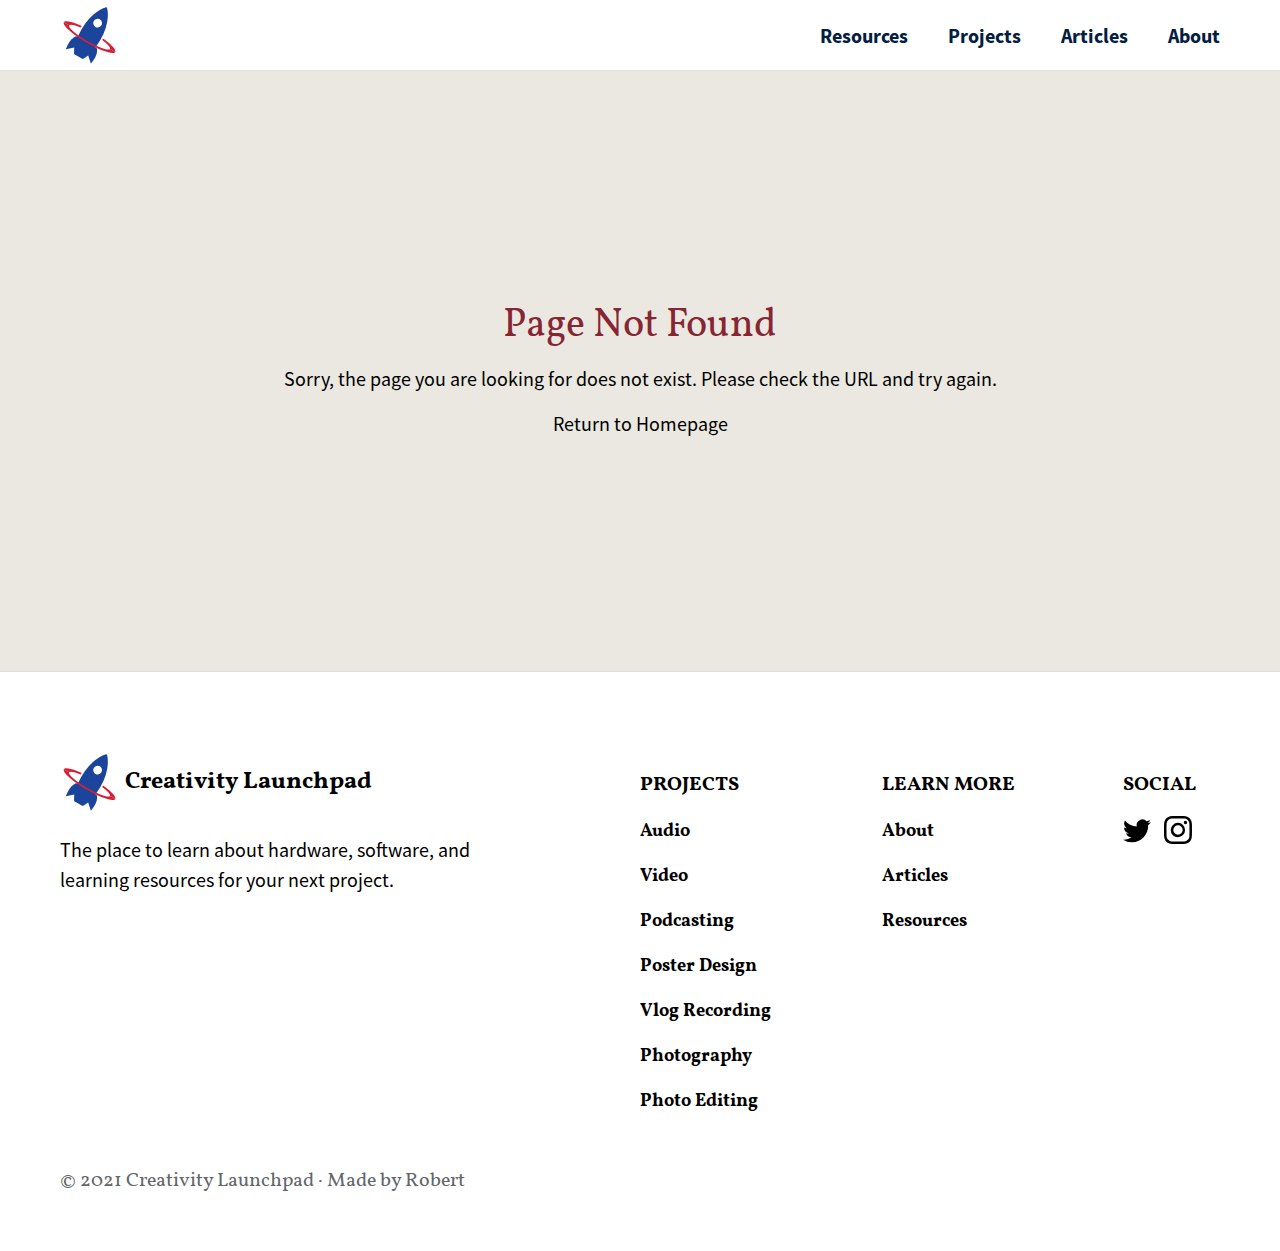
<file: project.html>
<!DOCTYPE html>
<html lang="en">
  <head>
    <meta charset="UTF-8" />
    <meta http-equiv="X-UA-Compatible" content="IE=edge" />
    <meta name="viewport" content="width=device-width, initial-scale=1.0" />
    <meta
      name="description"
      content="One of many resources available to help students be more creative."
    />

    <link
      rel="apple-touch-icon"
      sizes="57x57"
      href="images/favicon/apple-icon-57x57.png"
    />
    <link
      rel="apple-touch-icon"
      sizes="60x60"
      href="images/favicon/apple-icon-60x60.png"
    />
    <link
      rel="apple-touch-icon"
      sizes="72x72"
      href="images/favicon/apple-icon-72x72.png"
    />
    <link
      rel="apple-touch-icon"
      sizes="76x76"
      href="images/favicon/apple-icon-76x76.png"
    />
    <link
      rel="apple-touch-icon"
      sizes="114x114"
      href="images/favicon/apple-icon-114x114.png"
    />
    <link
      rel="apple-touch-icon"
      sizes="120x120"
      href="images/favicon/apple-icon-120x120.png"
    />
    <link
      rel="apple-touch-icon"
      sizes="144x144"
      href="images/favicon/apple-icon-144x144.png"
    />
    <link
      rel="apple-touch-icon"
      sizes="152x152"
      href="images/favicon/apple-icon-152x152.png"
    />
    <link
      rel="apple-touch-icon"
      sizes="180x180"
      href="images/favicon/apple-icon-180x180.png"
    />
    <link
      rel="icon"
      type="image/png"
      sizes="192x192"
      href="images/favicon/android-icon-192x192.png"
    />
    <link
      rel="icon"
      type="image/png"
      sizes="32x32"
      href="images/favicon/favicon-32x32.png"
    />
    <link
      rel="icon"
      type="image/png"
      sizes="96x96"
      href="images/favicon/favicon-96x96.png"
    />
    <link
      rel="icon"
      type="image/png"
      sizes="16x16"
      href="images/favicon/favicon-16x16.png"
    />
    <link rel="manifest" href="images/favicon/manifest.json" />
    <meta name="msapplication-TileColor" content="#ffffff" />
    <meta name="msapplication-TileImage" content="/ms-icon-144x144.png" />
    <meta name="theme-color" content="#ffffff" />

    <title></title>

    <link rel="stylesheet" href="styles/reset.css" />
    <link rel="stylesheet" href="styles/fonts.css" />
    <link rel="stylesheet" href="styles/main.css" />

    <script src="scripts/project.js" defer></script>
  </head>
  <body>
    <a id="skip-link" href="#main-content">Skip to Content</a>
    <div class="site-container">
      <header class="site-header">
        <section class="site-nav">
          <a class="site-logo" href="index.html">
            <img
              class="logo-img"
              src="images/creativity-launchpad-logo.svg"
              alt="Creativity Launchpad Logo"
            />
          </a>
          <nav class="navigation">
            <h2>Website Navigation</h2>
            <a href="resources.html">Resources</a>
            <a href="projects.html">Projects</a>
            <a href="articles.html">Articles</a>
            <a href="about.html">About</a>
          </nav>
        </section>
      </header>
      <main id="main-content" class="site-main">
        <section id="project-lead" class="project-lead"></section>
        <section id="project-details" class="project-details">
          <aside class="cards-section">
            <h3 class="cards-section-title">Resources used in Project</h3>
            <div id="cards-total" class="cards-total"></div>
            <div id="cards-container" class="cards"></div>
          </aside>
          <article id="project-text" class="project-text"></article>
        </section>
      </main>
      <footer class="site-footer">
        <section class="site-footer-container">
          <div class="site-footer-brand">
            <a class="site-logo" href="/index.html">
              <img
                class="logo-img"
                src="images/creativity-launchpad-logo.svg"
                alt="Creativity Launchpad Logo"
                loading="lazy"
              />
              <span class="main-title">Creativity Launchpad</span>
            </a>
            <p>
              The place to learn about hardware, software, and learning
              resources for your next project.
            </p>
          </div>
          <div class="site-footer-projects">
            <h4><a class="heading-column" href="projects.html">Projects</a></h4>
            <ul class="site-footer-list">
              <li><a href="/project.html?id=audio-recording">Audio</a></li>
              <li><a href="/project.html?id=video-recording">Video</a></li>
              <li><a href="/project.html?id=podcast-editing">Podcasting</a></li>
              <li>
                <a href="/project.html?id=poster-creation">Poster Design</a>
              </li>
              <li>
                <a href="/project.html?id=vlog-recording">Vlog Recording</a>
              </li>
              <li><a href="/project.html?id=photography">Photography</a></li>
              <li>
                <a href="/project.html?id=photo-editing">Photo Editing</a>
              </li>
            </ul>
          </div>
          <div class="site-footer-resources">
            <h4>
              <a class="heading-column" href="resources.html">Learn More</a>
            </h4>
            <ul class="site-footer-list">
              <li><a href="/about.html">About</a></li>
              <li><a href="/articles.html">Articles</a></li>
              <li><a href="/resources.html">Resources</a></li>
            </ul>
          </div>
          <div class="site-footer-social">
            <h4><a class="heading-column" href="/projects.html">Social</a></h4>
            <span class="social-icons">
              <a href="https://www.twitter.com"
                ><svg
                  xmlns="http://www.w3.org/2000/svg"
                  width="28"
                  height="28"
                  fill="currentColor"
                  class="bi bi-twitter"
                  viewBox="0 0 16 16"
                  aria-labelledby="twitterTitle twitterDesc"
                  role="img"
                >
                  <title id="twitterTitle">Icon for Twitter</title>
                  <desc id="twitterDesc">
                    Basic solid-filled icon for Twitter
                  </desc>
                  <path
                    d="M5.026 15c6.038 0 9.341-5.003 9.341-9.334 0-.14 0-.282-.006-.422A6.685 6.685 0 0 0 16 3.542a6.658 6.658 0 0 1-1.889.518 3.301 3.301 0 0 0 1.447-1.817 6.533 6.533 0 0 1-2.087.793A3.286 3.286 0 0 0 7.875 6.03a9.325 9.325 0 0 1-6.767-3.429 3.289 3.289 0 0 0 1.018 4.382A3.323 3.323 0 0 1 .64 6.575v.045a3.288 3.288 0 0 0 2.632 3.218 3.203 3.203 0 0 1-.865.115 3.23 3.23 0 0 1-.614-.057 3.283 3.283 0 0 0 3.067 2.277A6.588 6.588 0 0 1 .78 13.58a6.32 6.32 0 0 1-.78-.045A9.344 9.344 0 0 0 5.026 15z"
                  /></svg
              ></a>

              <a href="https://www.instagram.com"
                ><svg
                  xmlns="http://www.w3.org/2000/svg"
                  width="28"
                  height="28"
                  fill="currentColor"
                  class="bi bi-instagram"
                  viewBox="0 0 16 16"
                  aria-labelledby="instagramTitle instagramDesc"
                  role="img"
                >
                  <title id="instagramTitle">Icon for Instagram</title>
                  <desc id="instagramDesc">
                    Basic outlined icon for Instagram
                  </desc>
                  >
                  <path
                    d="M8 0C5.829 0 5.556.01 4.703.048 3.85.088 3.269.222 2.76.42a3.917 3.917 0 0 0-1.417.923A3.927 3.927 0 0 0 .42 2.76C.222 3.268.087 3.85.048 4.7.01 5.555 0 5.827 0 8.001c0 2.172.01 2.444.048 3.297.04.852.174 1.433.372 1.942.205.526.478.972.923 1.417.444.445.89.719 1.416.923.51.198 1.09.333 1.942.372C5.555 15.99 5.827 16 8 16s2.444-.01 3.298-.048c.851-.04 1.434-.174 1.943-.372a3.916 3.916 0 0 0 1.416-.923c.445-.445.718-.891.923-1.417.197-.509.332-1.09.372-1.942C15.99 10.445 16 10.173 16 8s-.01-2.445-.048-3.299c-.04-.851-.175-1.433-.372-1.941a3.926 3.926 0 0 0-.923-1.417A3.911 3.911 0 0 0 13.24.42c-.51-.198-1.092-.333-1.943-.372C10.443.01 10.172 0 7.998 0h.003zm-.717 1.442h.718c2.136 0 2.389.007 3.232.046.78.035 1.204.166 1.486.275.373.145.64.319.92.599.28.28.453.546.598.92.11.281.24.705.275 1.485.039.843.047 1.096.047 3.231s-.008 2.389-.047 3.232c-.035.78-.166 1.203-.275 1.485a2.47 2.47 0 0 1-.599.919c-.28.28-.546.453-.92.598-.28.11-.704.24-1.485.276-.843.038-1.096.047-3.232.047s-2.39-.009-3.233-.047c-.78-.036-1.203-.166-1.485-.276a2.478 2.478 0 0 1-.92-.598 2.48 2.48 0 0 1-.6-.92c-.109-.281-.24-.705-.275-1.485-.038-.843-.046-1.096-.046-3.233 0-2.136.008-2.388.046-3.231.036-.78.166-1.204.276-1.486.145-.373.319-.64.599-.92.28-.28.546-.453.92-.598.282-.11.705-.24 1.485-.276.738-.034 1.024-.044 2.515-.045v.002zm4.988 1.328a.96.96 0 1 0 0 1.92.96.96 0 0 0 0-1.92zm-4.27 1.122a4.109 4.109 0 1 0 0 8.217 4.109 4.109 0 0 0 0-8.217zm0 1.441a2.667 2.667 0 1 1 0 5.334 2.667 2.667 0 0 1 0-5.334z"
                  /></svg
              ></a>
            </span>
          </div>
          <div class="site-footer-copyright">
            <h5>© 2021 Creativity Launchpad · Made by Robert</h5>
          </div>
        </section>
      </footer>
    </div>
  </body>
</html>
</file>
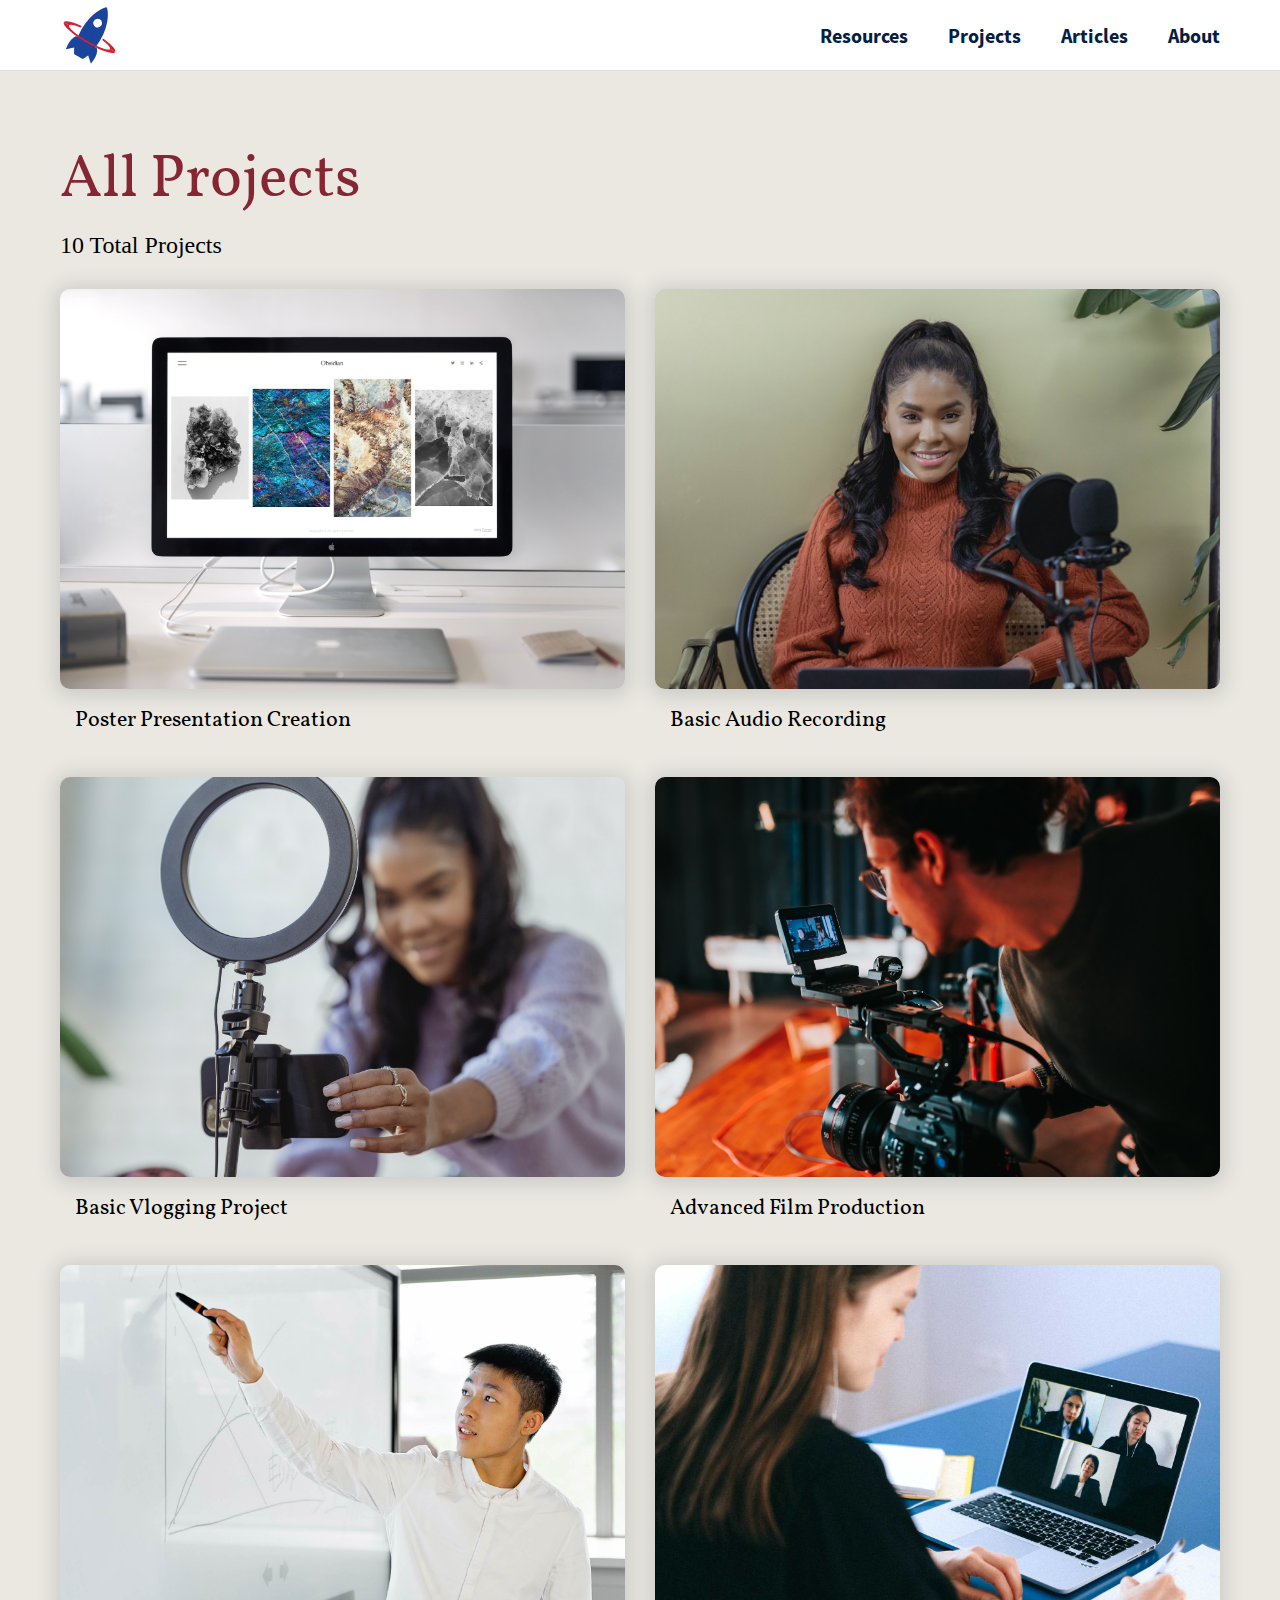
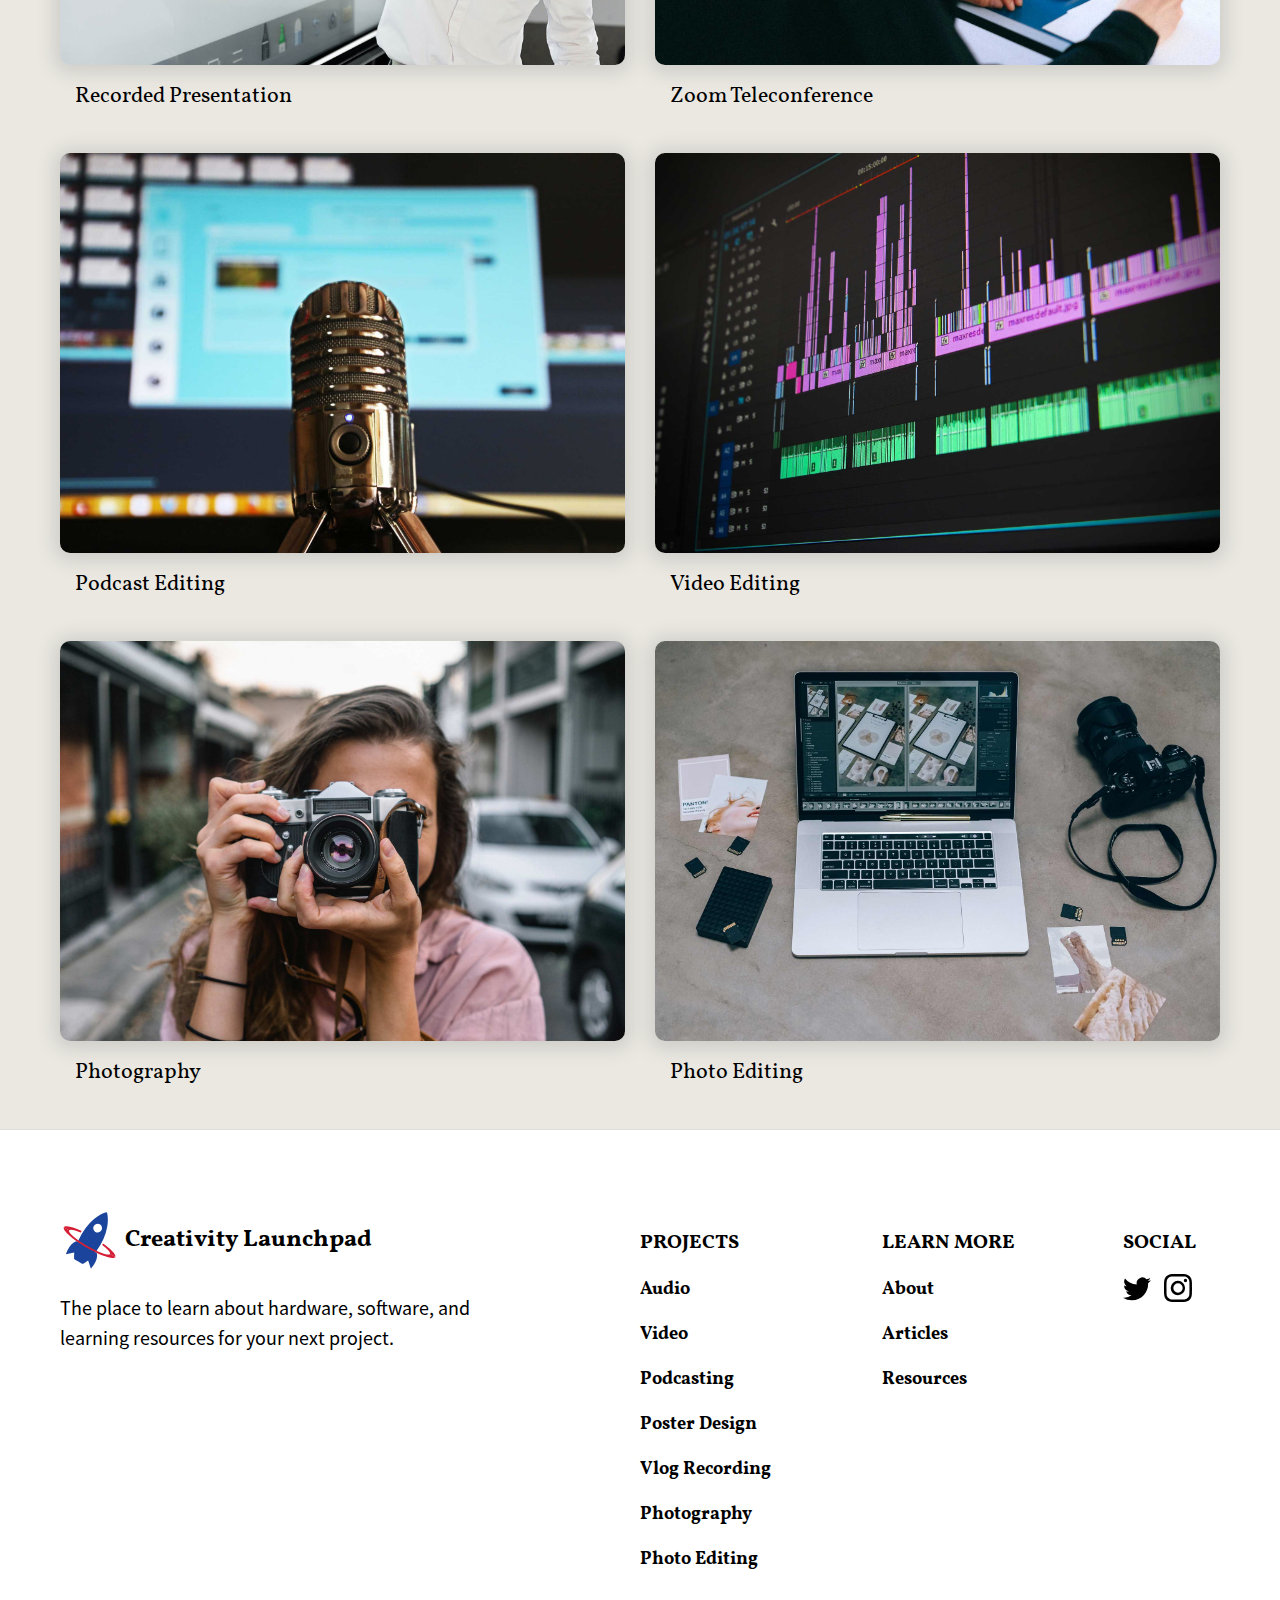
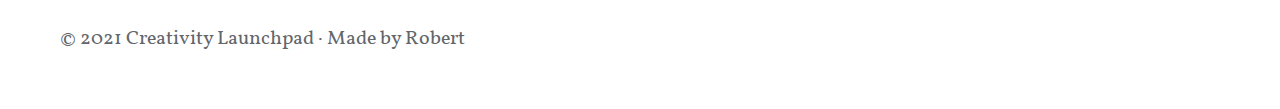
<file: projects.html>
<!DOCTYPE html>
<html lang="en">
  <head>
    <meta charset="UTF-8" />
    <meta http-equiv="X-UA-Compatible" content="IE=edge" />
    <meta name="viewport" content="width=device-width, initial-scale=1.0" />
    <meta
      name="description"
      content="List of all resources that include multimedia equipment, software, and learning tools."
    />

    <link
      rel="apple-touch-icon"
      sizes="57x57"
      href="images/favicon/apple-icon-57x57.png"
    />
    <link
      rel="apple-touch-icon"
      sizes="60x60"
      href="images/favicon/apple-icon-60x60.png"
    />
    <link
      rel="apple-touch-icon"
      sizes="72x72"
      href="images/favicon/apple-icon-72x72.png"
    />
    <link
      rel="apple-touch-icon"
      sizes="76x76"
      href="images/favicon/apple-icon-76x76.png"
    />
    <link
      rel="apple-touch-icon"
      sizes="114x114"
      href="images/favicon/apple-icon-114x114.png"
    />
    <link
      rel="apple-touch-icon"
      sizes="120x120"
      href="images/favicon/apple-icon-120x120.png"
    />
    <link
      rel="apple-touch-icon"
      sizes="144x144"
      href="images/favicon/apple-icon-144x144.png"
    />
    <link
      rel="apple-touch-icon"
      sizes="152x152"
      href="images/favicon/apple-icon-152x152.png"
    />
    <link
      rel="apple-touch-icon"
      sizes="180x180"
      href="images/favicon/apple-icon-180x180.png"
    />
    <link
      rel="icon"
      type="image/png"
      sizes="192x192"
      href="images/favicon/android-icon-192x192.png"
    />
    <link
      rel="icon"
      type="image/png"
      sizes="32x32"
      href="images/favicon/favicon-32x32.png"
    />
    <link
      rel="icon"
      type="image/png"
      sizes="96x96"
      href="images/favicon/favicon-96x96.png"
    />
    <link
      rel="icon"
      type="image/png"
      sizes="16x16"
      href="images/favicon/favicon-16x16.png"
    />
    <link rel="manifest" href="images/favicon/manifest.json" />
    <meta name="msapplication-TileColor" content="#ffffff" />
    <meta name="msapplication-TileImage" content="/ms-icon-144x144.png" />
    <meta name="theme-color" content="#ffffff" />

    <title>All Projects</title>

    <link rel="stylesheet" href="styles/reset.css" />
    <link rel="stylesheet" href="styles/fonts.css" />
    <link rel="stylesheet" href="styles/main.css" />

    <script src="scripts/projects.js" defer></script>
  </head>
  <body>
    <a id="skip-link" href="#main-content">Skip to Content</a>
    <div class="site-container">
      <header class="site-header">
        <section class="site-nav">
          <a class="site-logo" href="index.html">
            <img
              class="logo-img"
              src="images/creativity-launchpad-logo.svg"
              alt="Creativity Launchpad Logo"
            />
          </a>
          <nav class="navigation">
            <h2>Website Navigation</h2>
            <a href="resources.html">Resources</a>
            <a href="projects.html">Projects</a>
            <a href="articles.html">Articles</a>
            <a href="about.html">About</a>
          </nav>
        </section>
      </header>
      <main id="main-content" class="site-main">
        <section class="title-section">
          <h1>All Projects</h1>
        </section>
        <!-- <section class="main-buttons">
          <div class="button-group">
            <a href="#" class="button blue">Filter</a>
            <a href="#" class="button outlined margin-left">Tips & Guides</a>
            <a href="#" class="button outlined margin-left">Materials</a>
          </div>
        </section> -->
        <section id="cards-total" class="cards-total"></section>
        <section id="project-cards" class="project-cards"></section>
      </main>
      <footer class="site-footer">
        <section class="site-footer-container">
          <div class="site-footer-brand">
            <a class="site-logo" href="/index.html">
              <img
                class="logo-img"
                src="images/creativity-launchpad-logo.svg"
                alt="Creativity Launchpad Logo"
                loading="lazy"
              />
              <span class="main-title">Creativity Launchpad</span>
            </a>
            <p>
              The place to learn about hardware, software, and learning
              resources for your next project.
            </p>
          </div>
          <div class="site-footer-projects">
            <h4><a class="heading-column" href="projects.html">Projects</a></h4>
            <ul class="site-footer-list">
              <li><a href="/project.html?id=audio-recording">Audio</a></li>
              <li><a href="/project.html?id=video-recording">Video</a></li>
              <li><a href="/project.html?id=podcast-editing">Podcasting</a></li>
              <li>
                <a href="/project.html?id=poster-creation">Poster Design</a>
              </li>
              <li>
                <a href="/project.html?id=vlog-recording">Vlog Recording</a>
              </li>
              <li><a href="/project.html?id=photography">Photography</a></li>
              <li>
                <a href="/project.html?id=photo-editing">Photo Editing</a>
              </li>
            </ul>
          </div>
          <div class="site-footer-resources">
            <h4>
              <a class="heading-column" href="resources.html">Learn More</a>
            </h4>
            <ul class="site-footer-list">
              <li><a href="/about.html">About</a></li>
              <li><a href="/articles.html">Articles</a></li>
              <li><a href="/resources.html">Resources</a></li>
            </ul>
          </div>
          <div class="site-footer-social">
            <h4><a class="heading-column" href="/projects.html">Social</a></h4>
            <span class="social-icons">
              <a href="https://www.twitter.com"
                ><svg
                  xmlns="http://www.w3.org/2000/svg"
                  width="28"
                  height="28"
                  fill="currentColor"
                  class="bi bi-twitter"
                  viewBox="0 0 16 16"
                  aria-labelledby="twitterTitle twitterDesc"
                  role="img"
                >
                  <title id="twitterTitle">Icon for Twitter</title>
                  <desc id="twitterDesc">
                    Basic solid-filled icon for Twitter
                  </desc>
                  <path
                    d="M5.026 15c6.038 0 9.341-5.003 9.341-9.334 0-.14 0-.282-.006-.422A6.685 6.685 0 0 0 16 3.542a6.658 6.658 0 0 1-1.889.518 3.301 3.301 0 0 0 1.447-1.817 6.533 6.533 0 0 1-2.087.793A3.286 3.286 0 0 0 7.875 6.03a9.325 9.325 0 0 1-6.767-3.429 3.289 3.289 0 0 0 1.018 4.382A3.323 3.323 0 0 1 .64 6.575v.045a3.288 3.288 0 0 0 2.632 3.218 3.203 3.203 0 0 1-.865.115 3.23 3.23 0 0 1-.614-.057 3.283 3.283 0 0 0 3.067 2.277A6.588 6.588 0 0 1 .78 13.58a6.32 6.32 0 0 1-.78-.045A9.344 9.344 0 0 0 5.026 15z"
                  /></svg
              ></a>

              <a href="https://www.instagram.com"
                ><svg
                  xmlns="http://www.w3.org/2000/svg"
                  width="28"
                  height="28"
                  fill="currentColor"
                  class="bi bi-instagram"
                  viewBox="0 0 16 16"
                  aria-labelledby="instagramTitle instagramDesc"
                  role="img"
                >
                  <title id="instagramTitle">Icon for Instagram</title>
                  <desc id="instagramDesc">
                    Basic outlined icon for Instagram
                  </desc>
                  >
                  <path
                    d="M8 0C5.829 0 5.556.01 4.703.048 3.85.088 3.269.222 2.76.42a3.917 3.917 0 0 0-1.417.923A3.927 3.927 0 0 0 .42 2.76C.222 3.268.087 3.85.048 4.7.01 5.555 0 5.827 0 8.001c0 2.172.01 2.444.048 3.297.04.852.174 1.433.372 1.942.205.526.478.972.923 1.417.444.445.89.719 1.416.923.51.198 1.09.333 1.942.372C5.555 15.99 5.827 16 8 16s2.444-.01 3.298-.048c.851-.04 1.434-.174 1.943-.372a3.916 3.916 0 0 0 1.416-.923c.445-.445.718-.891.923-1.417.197-.509.332-1.09.372-1.942C15.99 10.445 16 10.173 16 8s-.01-2.445-.048-3.299c-.04-.851-.175-1.433-.372-1.941a3.926 3.926 0 0 0-.923-1.417A3.911 3.911 0 0 0 13.24.42c-.51-.198-1.092-.333-1.943-.372C10.443.01 10.172 0 7.998 0h.003zm-.717 1.442h.718c2.136 0 2.389.007 3.232.046.78.035 1.204.166 1.486.275.373.145.64.319.92.599.28.28.453.546.598.92.11.281.24.705.275 1.485.039.843.047 1.096.047 3.231s-.008 2.389-.047 3.232c-.035.78-.166 1.203-.275 1.485a2.47 2.47 0 0 1-.599.919c-.28.28-.546.453-.92.598-.28.11-.704.24-1.485.276-.843.038-1.096.047-3.232.047s-2.39-.009-3.233-.047c-.78-.036-1.203-.166-1.485-.276a2.478 2.478 0 0 1-.92-.598 2.48 2.48 0 0 1-.6-.92c-.109-.281-.24-.705-.275-1.485-.038-.843-.046-1.096-.046-3.233 0-2.136.008-2.388.046-3.231.036-.78.166-1.204.276-1.486.145-.373.319-.64.599-.92.28-.28.546-.453.92-.598.282-.11.705-.24 1.485-.276.738-.034 1.024-.044 2.515-.045v.002zm4.988 1.328a.96.96 0 1 0 0 1.92.96.96 0 0 0 0-1.92zm-4.27 1.122a4.109 4.109 0 1 0 0 8.217 4.109 4.109 0 0 0 0-8.217zm0 1.441a2.667 2.667 0 1 1 0 5.334 2.667 2.667 0 0 1 0-5.334z"
                  /></svg
              ></a>
            </span>
          </div>
          <div class="site-footer-copyright">
            <h5>© 2021 Creativity Launchpad · Made by Robert</h5>
          </div>
        </section>
      </footer>
    </div>
  </body>
</html>
</file>
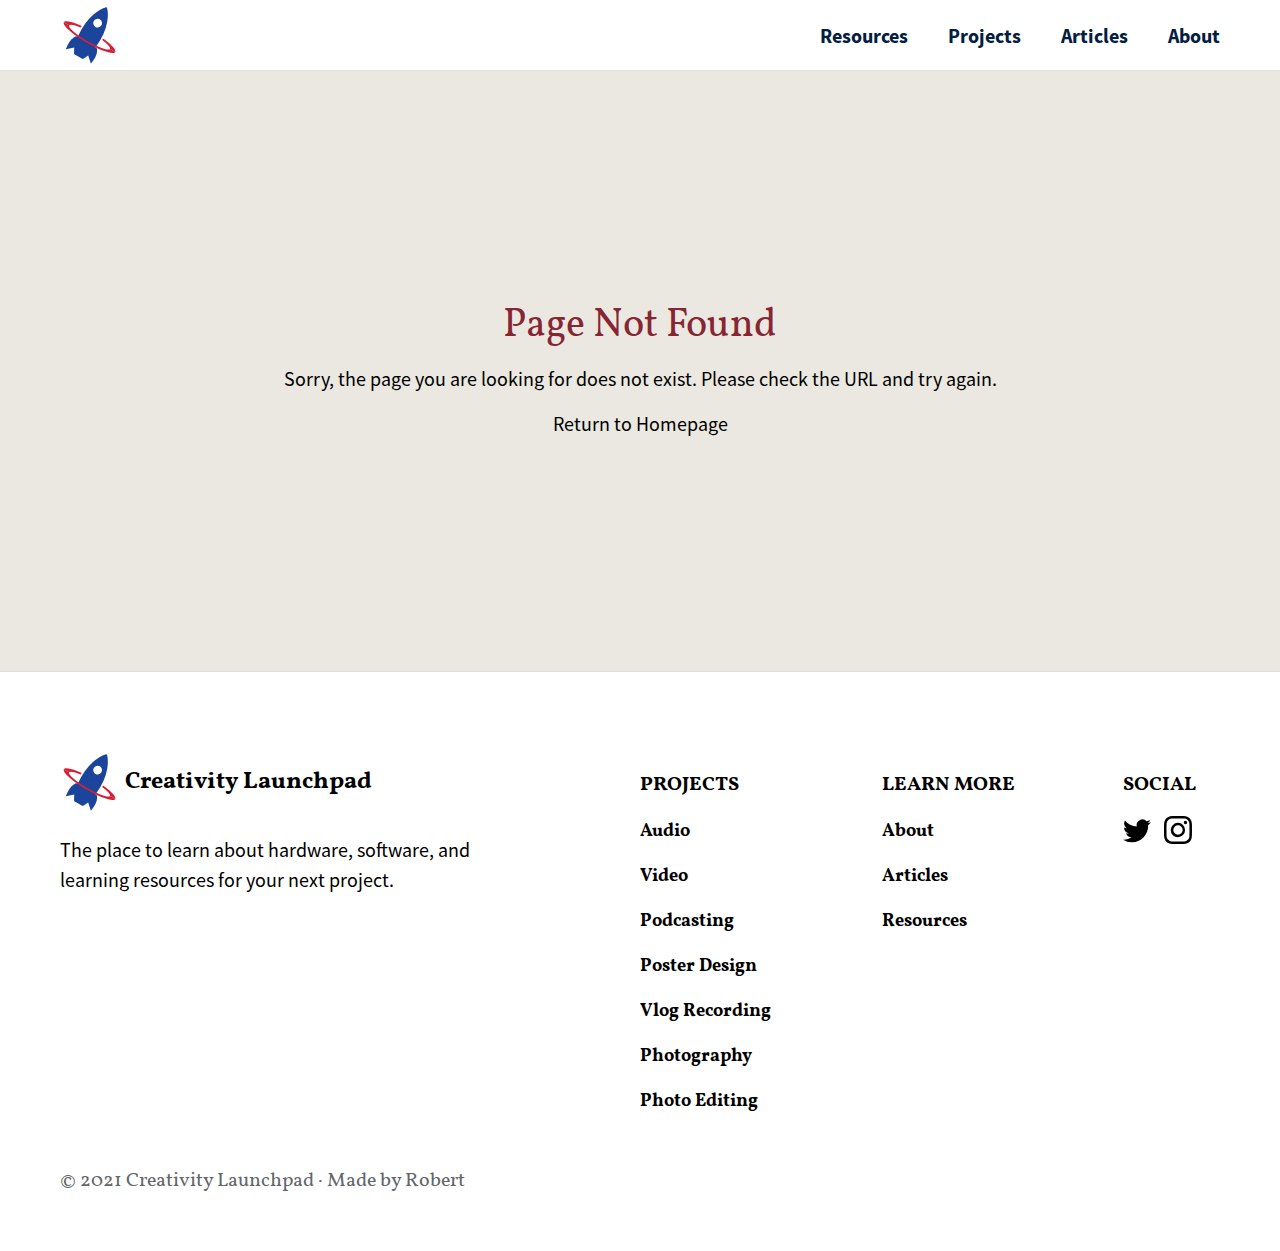
<file: resource.html>
<!DOCTYPE html>
<html lang="en">
  <head>
    <meta charset="UTF-8" />
    <meta http-equiv="X-UA-Compatible" content="IE=edge" />
    <meta name="viewport" content="width=device-width, initial-scale=1.0" />
    <meta
      name="description"
      content="One of many resources available to help students be more creative."
    />

    <link
      rel="apple-touch-icon"
      sizes="57x57"
      href="images/favicon/apple-icon-57x57.png"
    />
    <link
      rel="apple-touch-icon"
      sizes="60x60"
      href="images/favicon/apple-icon-60x60.png"
    />
    <link
      rel="apple-touch-icon"
      sizes="72x72"
      href="images/favicon/apple-icon-72x72.png"
    />
    <link
      rel="apple-touch-icon"
      sizes="76x76"
      href="images/favicon/apple-icon-76x76.png"
    />
    <link
      rel="apple-touch-icon"
      sizes="114x114"
      href="images/favicon/apple-icon-114x114.png"
    />
    <link
      rel="apple-touch-icon"
      sizes="120x120"
      href="images/favicon/apple-icon-120x120.png"
    />
    <link
      rel="apple-touch-icon"
      sizes="144x144"
      href="images/favicon/apple-icon-144x144.png"
    />
    <link
      rel="apple-touch-icon"
      sizes="152x152"
      href="images/favicon/apple-icon-152x152.png"
    />
    <link
      rel="apple-touch-icon"
      sizes="180x180"
      href="images/favicon/apple-icon-180x180.png"
    />
    <link
      rel="icon"
      type="image/png"
      sizes="192x192"
      href="images/favicon/android-icon-192x192.png"
    />
    <link
      rel="icon"
      type="image/png"
      sizes="32x32"
      href="images/favicon/favicon-32x32.png"
    />
    <link
      rel="icon"
      type="image/png"
      sizes="96x96"
      href="images/favicon/favicon-96x96.png"
    />
    <link
      rel="icon"
      type="image/png"
      sizes="16x16"
      href="images/favicon/favicon-16x16.png"
    />
    <link rel="manifest" href="images/favicon/manifest.json" />
    <meta name="msapplication-TileColor" content="#ffffff" />
    <meta name="msapplication-TileImage" content="/ms-icon-144x144.png" />
    <meta name="theme-color" content="#ffffff" />

    <title></title>

    <link rel="stylesheet" href="styles/reset.css" />
    <link rel="stylesheet" href="styles/fonts.css" />
    <link rel="stylesheet" href="styles/main.css" />

    <script src="scripts/resource.js" defer></script>
  </head>
  <body>
    <a id="skip-link" href="#main-content">Skip to Content</a>
    <div class="site-container">
      <header class="site-header">
        <section class="site-nav">
          <a class="site-logo" href="index.html">
            <img
              class="logo-img"
              src="images/creativity-launchpad-logo.svg"
              alt="Creativity Launchpad Logo"
            />
          </a>
          <nav class="navigation">
            <h2>Website Navigation</h2>
            <a href="resources.html">Resources</a>
            <a href="projects.html">Projects</a>
            <a href="articles.html">Articles</a>
            <a href="about.html">About</a>
          </nav>
        </section>
      </header>
      <main id="main-content" class="site-main">
        <figure id="resource-featured-image" class="resource-image"></figure>
        <article id="resource-content" class="resource-content"></article>
        <article id="resource-details" class="resource-details"></article>
        <article
          id="resource-details-image"
          class="resource-details-image"
        ></article>
      </main>
      <footer class="site-footer">
        <section class="site-footer-container">
          <div class="site-footer-brand">
            <a class="site-logo" href="/index.html">
              <img
                class="logo-img"
                src="images/creativity-launchpad-logo.svg"
                alt="Creativity Launchpad Logo"
                loading="lazy"
              />
              <span class="main-title">Creativity Launchpad</span>
            </a>
            <p>
              The place to learn about hardware, software, and learning
              resources for your next project.
            </p>
          </div>
          <div class="site-footer-projects">
            <h4><a class="heading-column" href="projects.html">Projects</a></h4>
            <ul class="site-footer-list">
              <li><a href="/project.html?id=audio-recording">Audio</a></li>
              <li><a href="/project.html?id=video-recording">Video</a></li>
              <li><a href="/project.html?id=podcast-editing">Podcasting</a></li>
              <li>
                <a href="/project.html?id=poster-creation">Poster Design</a>
              </li>
              <li>
                <a href="/project.html?id=vlog-recording">Vlog Recording</a>
              </li>
              <li><a href="/project.html?id=photography">Photography</a></li>
              <li>
                <a href="/project.html?id=photo-editing">Photo Editing</a>
              </li>
            </ul>
          </div>
          <div class="site-footer-resources">
            <h4>
              <a class="heading-column" href="resources.html">Learn More</a>
            </h4>
            <ul class="site-footer-list">
              <li><a href="/about.html">About</a></li>
              <li><a href="/articles.html">Articles</a></li>
              <li><a href="/resources.html">Resources</a></li>
            </ul>
          </div>
          <div class="site-footer-social">
            <h4><a class="heading-column" href="/projects.html">Social</a></h4>
            <span class="social-icons">
              <a href="https://www.twitter.com"
                ><svg
                  xmlns="http://www.w3.org/2000/svg"
                  width="28"
                  height="28"
                  fill="currentColor"
                  class="bi bi-twitter"
                  viewBox="0 0 16 16"
                  aria-labelledby="twitterTitle twitterDesc"
                  role="img"
                >
                  <title id="twitterTitle">Icon for Twitter</title>
                  <desc id="twitterDesc">
                    Basic solid-filled icon for Twitter
                  </desc>
                  <path
                    d="M5.026 15c6.038 0 9.341-5.003 9.341-9.334 0-.14 0-.282-.006-.422A6.685 6.685 0 0 0 16 3.542a6.658 6.658 0 0 1-1.889.518 3.301 3.301 0 0 0 1.447-1.817 6.533 6.533 0 0 1-2.087.793A3.286 3.286 0 0 0 7.875 6.03a9.325 9.325 0 0 1-6.767-3.429 3.289 3.289 0 0 0 1.018 4.382A3.323 3.323 0 0 1 .64 6.575v.045a3.288 3.288 0 0 0 2.632 3.218 3.203 3.203 0 0 1-.865.115 3.23 3.23 0 0 1-.614-.057 3.283 3.283 0 0 0 3.067 2.277A6.588 6.588 0 0 1 .78 13.58a6.32 6.32 0 0 1-.78-.045A9.344 9.344 0 0 0 5.026 15z"
                  /></svg
              ></a>

              <a href="https://www.instagram.com"
                ><svg
                  xmlns="http://www.w3.org/2000/svg"
                  width="28"
                  height="28"
                  fill="currentColor"
                  class="bi bi-instagram"
                  viewBox="0 0 16 16"
                  aria-labelledby="instagramTitle instagramDesc"
                  role="img"
                >
                  <title id="instagramTitle">Icon for Instagram</title>
                  <desc id="instagramDesc">
                    Basic outlined icon for Instagram
                  </desc>
                  >
                  <path
                    d="M8 0C5.829 0 5.556.01 4.703.048 3.85.088 3.269.222 2.76.42a3.917 3.917 0 0 0-1.417.923A3.927 3.927 0 0 0 .42 2.76C.222 3.268.087 3.85.048 4.7.01 5.555 0 5.827 0 8.001c0 2.172.01 2.444.048 3.297.04.852.174 1.433.372 1.942.205.526.478.972.923 1.417.444.445.89.719 1.416.923.51.198 1.09.333 1.942.372C5.555 15.99 5.827 16 8 16s2.444-.01 3.298-.048c.851-.04 1.434-.174 1.943-.372a3.916 3.916 0 0 0 1.416-.923c.445-.445.718-.891.923-1.417.197-.509.332-1.09.372-1.942C15.99 10.445 16 10.173 16 8s-.01-2.445-.048-3.299c-.04-.851-.175-1.433-.372-1.941a3.926 3.926 0 0 0-.923-1.417A3.911 3.911 0 0 0 13.24.42c-.51-.198-1.092-.333-1.943-.372C10.443.01 10.172 0 7.998 0h.003zm-.717 1.442h.718c2.136 0 2.389.007 3.232.046.78.035 1.204.166 1.486.275.373.145.64.319.92.599.28.28.453.546.598.92.11.281.24.705.275 1.485.039.843.047 1.096.047 3.231s-.008 2.389-.047 3.232c-.035.78-.166 1.203-.275 1.485a2.47 2.47 0 0 1-.599.919c-.28.28-.546.453-.92.598-.28.11-.704.24-1.485.276-.843.038-1.096.047-3.232.047s-2.39-.009-3.233-.047c-.78-.036-1.203-.166-1.485-.276a2.478 2.478 0 0 1-.92-.598 2.48 2.48 0 0 1-.6-.92c-.109-.281-.24-.705-.275-1.485-.038-.843-.046-1.096-.046-3.233 0-2.136.008-2.388.046-3.231.036-.78.166-1.204.276-1.486.145-.373.319-.64.599-.92.28-.28.546-.453.92-.598.282-.11.705-.24 1.485-.276.738-.034 1.024-.044 2.515-.045v.002zm4.988 1.328a.96.96 0 1 0 0 1.92.96.96 0 0 0 0-1.92zm-4.27 1.122a4.109 4.109 0 1 0 0 8.217 4.109 4.109 0 0 0 0-8.217zm0 1.441a2.667 2.667 0 1 1 0 5.334 2.667 2.667 0 0 1 0-5.334z"
                  /></svg
              ></a>
            </span>
          </div>
          <div class="site-footer-copyright">
            <h5>© 2021 Creativity Launchpad · Made by Robert</h5>
          </div>
        </section>
      </footer>
    </div>
  </body>
</html>
</file>
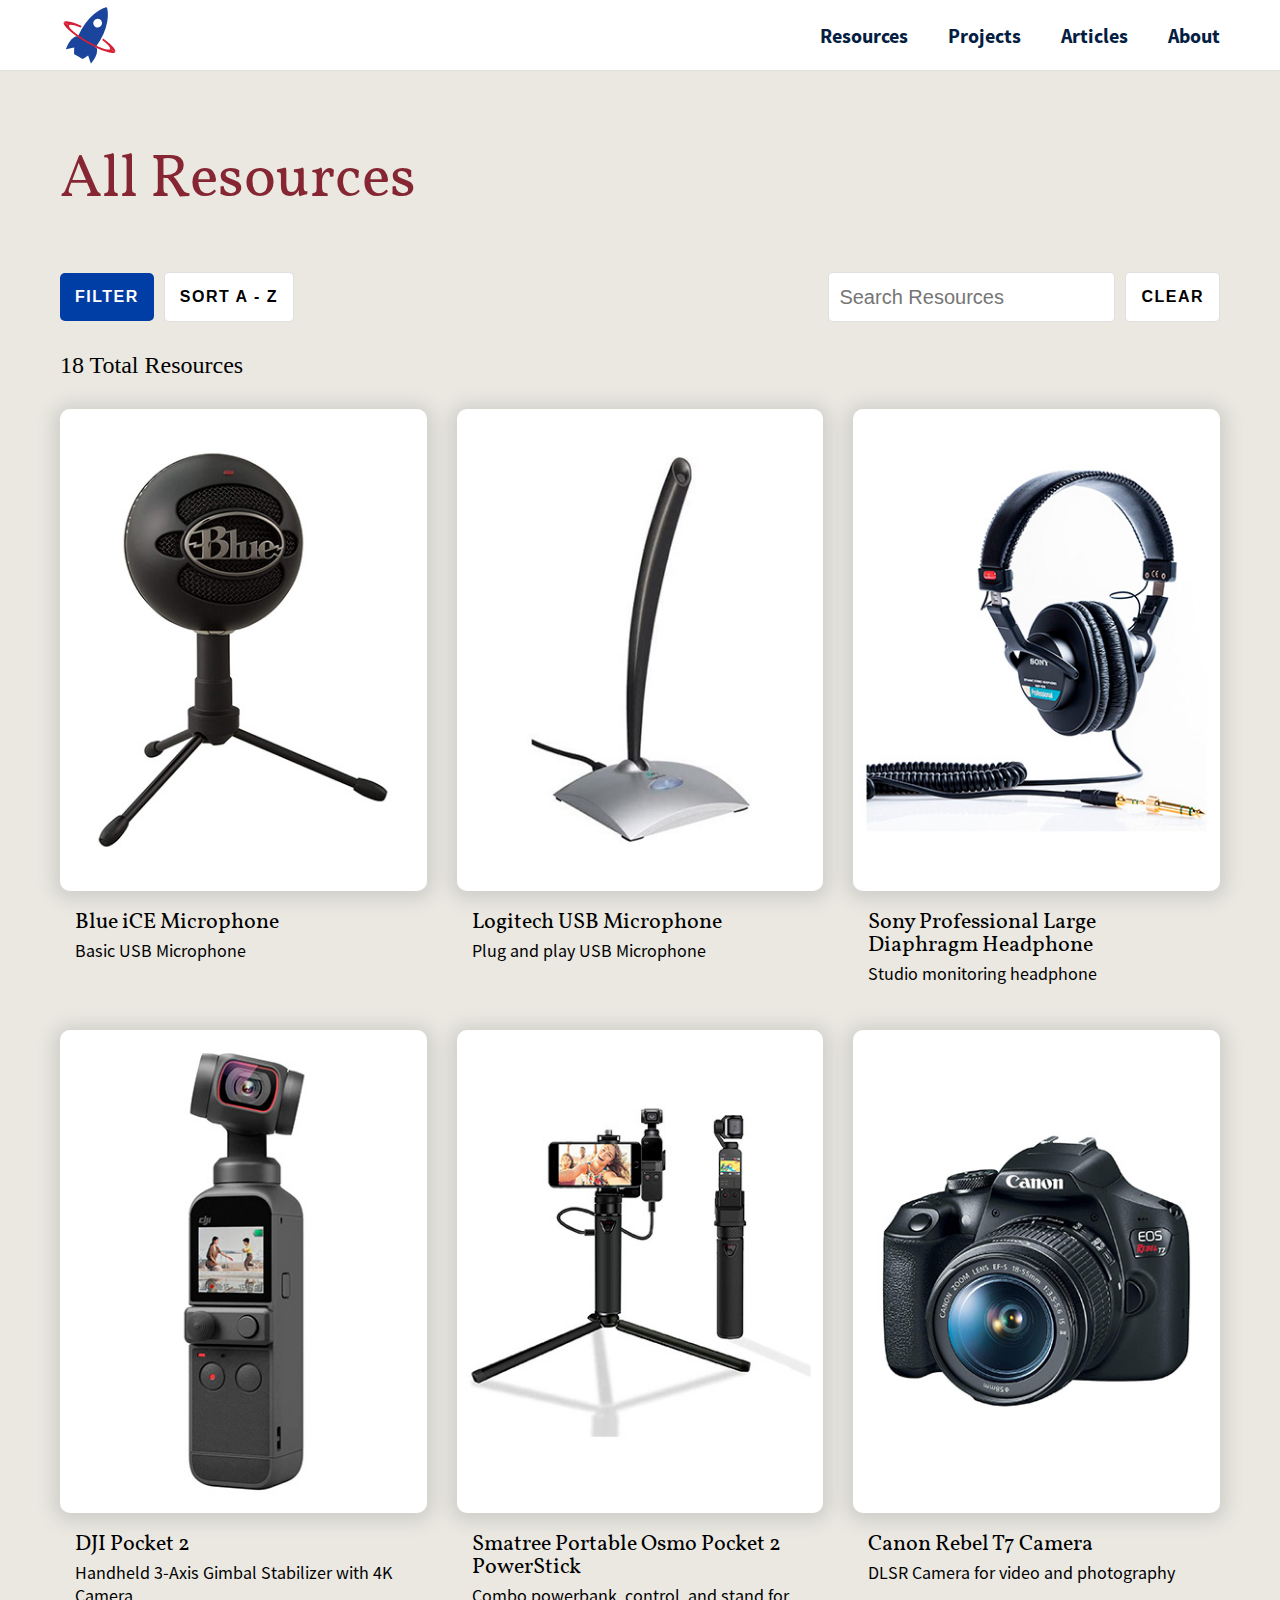
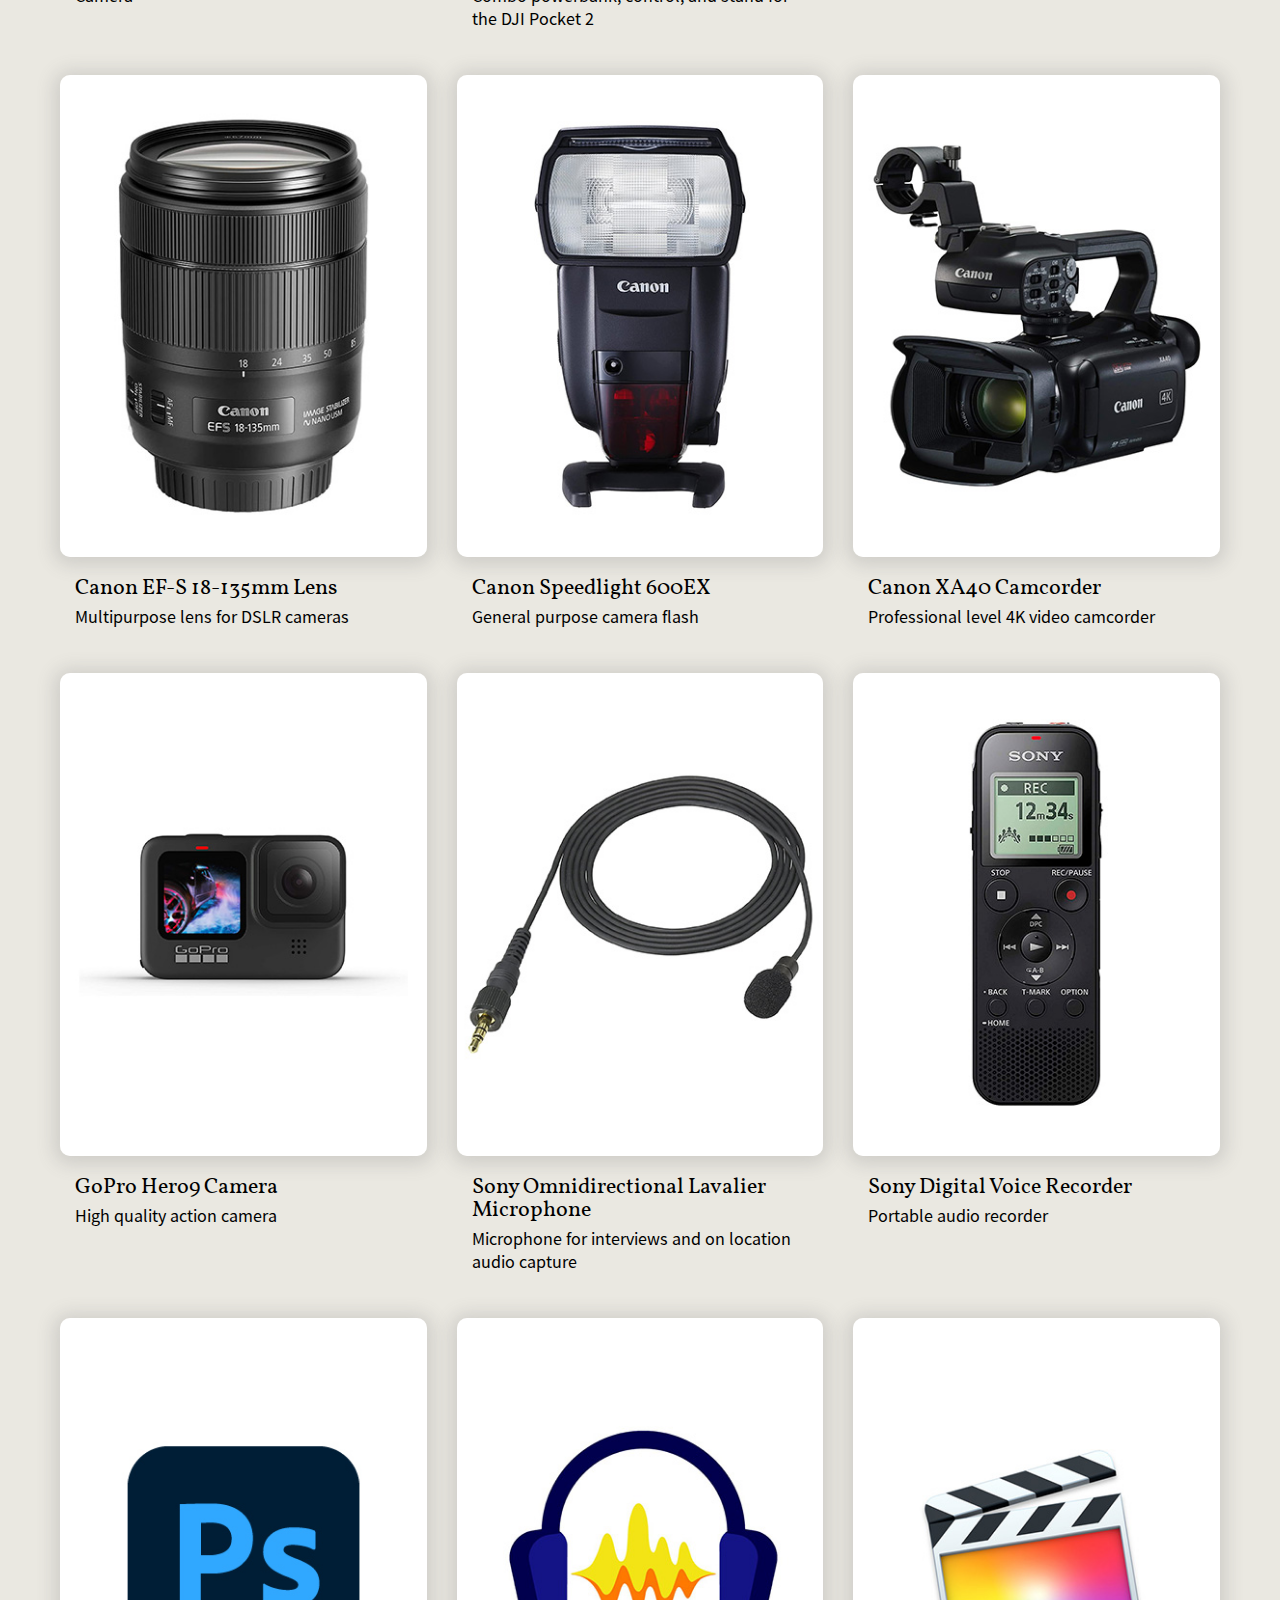
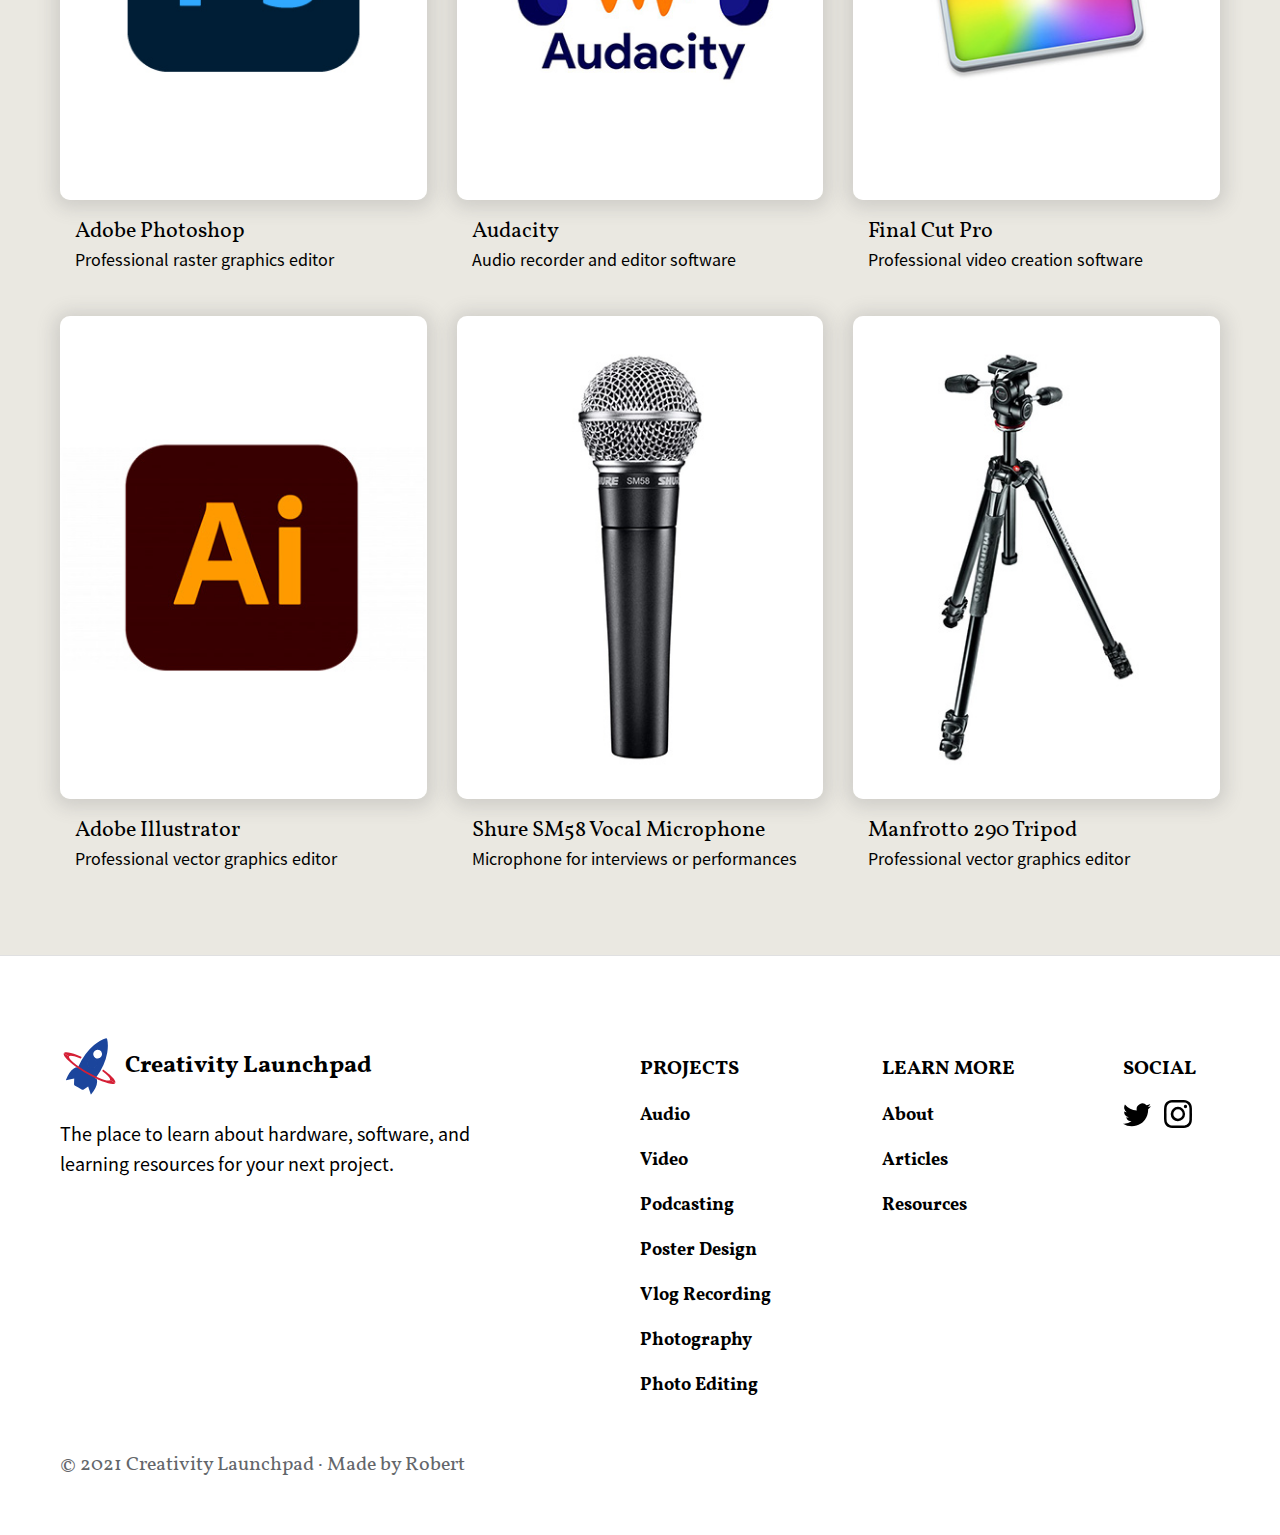
<file: resources.html>
<!DOCTYPE html>
<html lang="en">
  <head>
    <meta charset="UTF-8" />
    <meta http-equiv="X-UA-Compatible" content="IE=edge" />
    <meta name="viewport" content="width=device-width, initial-scale=1.0" />
    <meta
      name="description"
      content="List of all resources that include multimedia equipment, software, and learning tools."
    />

    <link
      rel="apple-touch-icon"
      sizes="57x57"
      href="images/favicon/apple-icon-57x57.png"
    />
    <link
      rel="apple-touch-icon"
      sizes="60x60"
      href="images/favicon/apple-icon-60x60.png"
    />
    <link
      rel="apple-touch-icon"
      sizes="72x72"
      href="images/favicon/apple-icon-72x72.png"
    />
    <link
      rel="apple-touch-icon"
      sizes="76x76"
      href="images/favicon/apple-icon-76x76.png"
    />
    <link
      rel="apple-touch-icon"
      sizes="114x114"
      href="images/favicon/apple-icon-114x114.png"
    />
    <link
      rel="apple-touch-icon"
      sizes="120x120"
      href="images/favicon/apple-icon-120x120.png"
    />
    <link
      rel="apple-touch-icon"
      sizes="144x144"
      href="images/favicon/apple-icon-144x144.png"
    />
    <link
      rel="apple-touch-icon"
      sizes="152x152"
      href="images/favicon/apple-icon-152x152.png"
    />
    <link
      rel="apple-touch-icon"
      sizes="180x180"
      href="images/favicon/apple-icon-180x180.png"
    />
    <link
      rel="icon"
      type="image/png"
      sizes="192x192"
      href="images/favicon/android-icon-192x192.png"
    />
    <link
      rel="icon"
      type="image/png"
      sizes="32x32"
      href="images/favicon/favicon-32x32.png"
    />
    <link
      rel="icon"
      type="image/png"
      sizes="96x96"
      href="images/favicon/favicon-96x96.png"
    />
    <link
      rel="icon"
      type="image/png"
      sizes="16x16"
      href="images/favicon/favicon-16x16.png"
    />
    <link rel="manifest" href="images/favicon/manifest.json" />
    <meta name="msapplication-TileColor" content="#ffffff" />
    <meta name="msapplication-TileImage" content="/ms-icon-144x144.png" />
    <meta name="theme-color" content="#ffffff" />

    <title>All Resources</title>

    <link rel="stylesheet" href="styles/reset.css" />
    <link rel="stylesheet" href="styles/fonts.css" />
    <link rel="stylesheet" href="styles/main.css" />

    <script src="scripts/resources.js" defer></script>
  </head>
  <body>
    <a id="skip-link" href="#main-content">Skip to Content</a>
    <div id="side-panel" class="side-panel">
      <a
        id="side-panel-close"
        class="side-panel-close"
        name="close-panel-button"
        href="#"
      >
        <svg
          xmlns="http://www.w3.org/2000/svg"
          width="32"
          height="32"
          fill="currentColor"
          class="bi bi-x-circle-fill"
          viewBox="0 0 16 16"
        >
          <path
            d="M16 8A8 8 0 1 1 0 8a8 8 0 0 1 16 0zM5.354 4.646a.5.5 0 1 0-.708.708L7.293 8l-2.647 2.646a.5.5 0 0 0 .708.708L8 8.707l2.646 2.647a.5.5 0 0 0 .708-.708L8.707 8l2.647-2.646a.5.5 0 0 0-.708-.708L8 7.293 5.354 4.646z"
          />
        </svg>
      </a>
      <div class="panel-title">Select filter options</div>
      <div class="panel-options category-filter-options">
        <div class="panel-options-title">Resource Category</div>
        <div class="option-item">
          <input type="checkbox" id="audio-option" />
          <label for="audio-option">Audio</label>
        </div>
        <div class="option-item">
          <input type="checkbox" id="video-option" />
          <label for="video-option">Video</label>
        </div>
        <div class="option-item">
          <input type="checkbox" id="software-option" />
          <label for="software-option">Software</label>
        </div>
      </div>
      <hr />
      <div class="panel-options project-type-filter-options">
        <div class="panel-options-title">Project Type</div>
        <div class="option-item">
          <input type="checkbox" id="video-recording-option" />
          <label for="video-recording-option">Video Recording</label>
        </div>
        <div class="option-item">
          <input type="checkbox" id="video-editing-option" />
          <label for="video-editing-option">Video Editing</label>
        </div>
        <div class="option-item">
          <input type="checkbox" id="audio-recording-option" />
          <label for="audio-recording-option">Audio Recording</label>
        </div>
        <div class="option-item">
          <input type="checkbox" id="photography-option" />
          <label for="photography-option">Photography</label>
        </div>
        <div class="option-item">
          <input type="checkbox" id="photo-editing-option" />
          <label for="photo-editing-option">Photo Editing</label>
        </div>
        <div class="option-item">
          <input type="checkbox" id="podcast-recording-option" />
          <label for="podcast-recording-option">Podcast Recording</label>
        </div>
        <div class="option-item">
          <input type="checkbox" id="podcast-editing-option" />
          <label for="podcast-editing-option">Podcast Editing</label>
        </div>
        <div class="option-item">
          <input type="checkbox" id="poster-creation-option" />
          <label for="poster-creation-option">Poster Creation</label>
        </div>
        <div class="option-item">
          <input type="checkbox" id="vlog-recording-option" />
          <label for="vlog-recording-option">Vlog Recording</label>
        </div>
        <div class="option-item">
          <input type="checkbox" id="recorded-presentation-option" />
          <label for="recorded-presentation-option"
            >Recorded Presentation</label
          >
        </div>
        <div class="option-item">
          <input type="checkbox" id="zoom-teleconference-option" />
          <label for="zoom-teleconference-option">Zoom Teleconference</label>
        </div>
        <hr />
        <div class="panel-options reset-filters-options margin-top">
          <div class="option-item">
            <a id="reset-filters-button" href="#" class="button red"
              >Reset All Filters</a
            >
          </div>
        </div>
      </div>
    </div>
    <div id="site-container" class="site-container">
      <header class="site-header">
        <section class="site-nav">
          <a class="site-logo" href="index.html">
            <img
              class="logo-img"
              src="images/creativity-launchpad-logo.svg"
              alt="Creativity Launchpad Logo"
            />
          </a>
          <nav class="navigation">
            <h2>Website Navigation</h2>
            <a href="resources.html">Resources</a>
            <a href="projects.html">Projects</a>
            <a href="articles.html">Articles</a>
            <a href="about.html">About</a>
          </nav>
        </section>
      </header>
      <main id="main-content" class="site-main">
        <section class="title-section">
          <h1>All Resources</h1>
        </section>
        <section class="main-buttons">
          <div class="button-group">
            <a
              id="filter-button"
              href="#"
              name="open-panel-button"
              class="button blue margin-right"
              >Filter</a
            >
            <a id="a-to-z-button" href="#" class="button outlined"
              >Sort A - Z</a
            >
          </div>
          <div class="button-group">
            <input
              id="resources-search"
              class="margin-right"
              placeholder="Search Resources"
              type="text"
            />
            <a id="clear-search" href="#" class="button outlined">Clear</a>
          </div>
        </section>
        <section class="cards-section">
          <div id="cards-total" class="cards-total"></div>
          <div id="cards-container" class="cards"></div>
        </section>
      </main>
      <footer class="site-footer">
        <section class="site-footer-container">
          <div class="site-footer-brand">
            <a class="site-logo" href="/index.html">
              <img
                class="logo-img"
                src="images/creativity-launchpad-logo.svg"
                alt="Creativity Launchpad Logo"
                loading="lazy"
              />
              <span class="main-title">Creativity Launchpad</span>
            </a>
            <p>
              The place to learn about hardware, software, and learning
              resources for your next project.
            </p>
          </div>
          <div class="site-footer-projects">
            <h4><a class="heading-column" href="projects.html">Projects</a></h4>
            <ul class="site-footer-list">
              <li><a href="/project.html?id=audio-recording">Audio</a></li>
              <li><a href="/project.html?id=video-recording">Video</a></li>
              <li><a href="/project.html?id=podcast-editing">Podcasting</a></li>
              <li>
                <a href="/project.html?id=poster-creation">Poster Design</a>
              </li>
              <li>
                <a href="/project.html?id=vlog-recording">Vlog Recording</a>
              </li>
              <li><a href="/project.html?id=photography">Photography</a></li>
              <li>
                <a href="/project.html?id=photo-editing">Photo Editing</a>
              </li>
            </ul>
          </div>
          <div class="site-footer-resources">
            <h4>
              <a class="heading-column" href="resources.html">Learn More</a>
            </h4>
            <ul class="site-footer-list">
              <li><a href="/about.html">About</a></li>
              <li><a href="/articles.html">Articles</a></li>
              <li><a href="/resources.html">Resources</a></li>
            </ul>
          </div>
          <div class="site-footer-social">
            <h4><a class="heading-column" href="/projects.html">Social</a></h4>
            <span class="social-icons">
              <a href="https://www.twitter.com"
                ><svg
                  xmlns="http://www.w3.org/2000/svg"
                  width="28"
                  height="28"
                  fill="currentColor"
                  class="bi bi-twitter"
                  viewBox="0 0 16 16"
                  aria-labelledby="twitterTitle twitterDesc"
                  role="img"
                >
                  <title id="twitterTitle">Icon for Twitter</title>
                  <desc id="twitterDesc">
                    Basic solid-filled icon for Twitter
                  </desc>
                  <path
                    d="M5.026 15c6.038 0 9.341-5.003 9.341-9.334 0-.14 0-.282-.006-.422A6.685 6.685 0 0 0 16 3.542a6.658 6.658 0 0 1-1.889.518 3.301 3.301 0 0 0 1.447-1.817 6.533 6.533 0 0 1-2.087.793A3.286 3.286 0 0 0 7.875 6.03a9.325 9.325 0 0 1-6.767-3.429 3.289 3.289 0 0 0 1.018 4.382A3.323 3.323 0 0 1 .64 6.575v.045a3.288 3.288 0 0 0 2.632 3.218 3.203 3.203 0 0 1-.865.115 3.23 3.23 0 0 1-.614-.057 3.283 3.283 0 0 0 3.067 2.277A6.588 6.588 0 0 1 .78 13.58a6.32 6.32 0 0 1-.78-.045A9.344 9.344 0 0 0 5.026 15z"
                  /></svg
              ></a>

              <a href="https://www.instagram.com"
                ><svg
                  xmlns="http://www.w3.org/2000/svg"
                  width="28"
                  height="28"
                  fill="currentColor"
                  class="bi bi-instagram"
                  viewBox="0 0 16 16"
                  aria-labelledby="instagramTitle instagramDesc"
                  role="img"
                >
                  <title id="instagramTitle">Icon for Instagram</title>
                  <desc id="instagramDesc">
                    Basic outlined icon for Instagram
                  </desc>
                  >
                  <path
                    d="M8 0C5.829 0 5.556.01 4.703.048 3.85.088 3.269.222 2.76.42a3.917 3.917 0 0 0-1.417.923A3.927 3.927 0 0 0 .42 2.76C.222 3.268.087 3.85.048 4.7.01 5.555 0 5.827 0 8.001c0 2.172.01 2.444.048 3.297.04.852.174 1.433.372 1.942.205.526.478.972.923 1.417.444.445.89.719 1.416.923.51.198 1.09.333 1.942.372C5.555 15.99 5.827 16 8 16s2.444-.01 3.298-.048c.851-.04 1.434-.174 1.943-.372a3.916 3.916 0 0 0 1.416-.923c.445-.445.718-.891.923-1.417.197-.509.332-1.09.372-1.942C15.99 10.445 16 10.173 16 8s-.01-2.445-.048-3.299c-.04-.851-.175-1.433-.372-1.941a3.926 3.926 0 0 0-.923-1.417A3.911 3.911 0 0 0 13.24.42c-.51-.198-1.092-.333-1.943-.372C10.443.01 10.172 0 7.998 0h.003zm-.717 1.442h.718c2.136 0 2.389.007 3.232.046.78.035 1.204.166 1.486.275.373.145.64.319.92.599.28.28.453.546.598.92.11.281.24.705.275 1.485.039.843.047 1.096.047 3.231s-.008 2.389-.047 3.232c-.035.78-.166 1.203-.275 1.485a2.47 2.47 0 0 1-.599.919c-.28.28-.546.453-.92.598-.28.11-.704.24-1.485.276-.843.038-1.096.047-3.232.047s-2.39-.009-3.233-.047c-.78-.036-1.203-.166-1.485-.276a2.478 2.478 0 0 1-.92-.598 2.48 2.48 0 0 1-.6-.92c-.109-.281-.24-.705-.275-1.485-.038-.843-.046-1.096-.046-3.233 0-2.136.008-2.388.046-3.231.036-.78.166-1.204.276-1.486.145-.373.319-.64.599-.92.28-.28.546-.453.92-.598.282-.11.705-.24 1.485-.276.738-.034 1.024-.044 2.515-.045v.002zm4.988 1.328a.96.96 0 1 0 0 1.92.96.96 0 0 0 0-1.92zm-4.27 1.122a4.109 4.109 0 1 0 0 8.217 4.109 4.109 0 0 0 0-8.217zm0 1.441a2.667 2.667 0 1 1 0 5.334 2.667 2.667 0 0 1 0-5.334z"
                  /></svg
              ></a>
            </span>
          </div>
          <div class="site-footer-copyright">
            <h5>© 2021 Creativity Launchpad · Made by Robert</h5>
          </div>
        </section>
      </footer>
    </div>
  </body>
</html>
</file>
<file: styles/fonts.css>
/* SERIF */
@font-face {
  font-family: 'Vollkorn';
  src: url('../fonts/Vollkorn-Regular.ttf') format('truetype');
  font-weight: normal;
  font-style: normal;
  font-display: swap;
}

@font-face {
  font-family: 'Vollkorn';
  src: url('../fonts/Vollkorn-Bold.ttf') format('truetype');
  font-weight: bold;
  font-style: normal;
  font-display: swap;
}

/* SANS-SERIF */
@font-face {
  font-family: 'Source Sans Pro';
  src: url('../fonts/SourceSansPro-Light.otf') format('opentype');
  font-weight: 100;
  font-style: normal;
  font-display: swap;
}

@font-face {
  font-family: 'Source Sans Pro';
  src: url('../fonts/SourceSansPro-Regular.otf') format('opentype');
  font-weight: normal;
  font-style: normal;
  font-display: swap;
}

@font-face {
  font-family: 'Source Sans Pro';
  src: url('../fonts/SourceSansPro-Bold.otf') format('opentype');
  font-weight: bold;
  font-style: normal;
  font-display: swap;
}
</file>
<file: styles/main.css>
:root {
  /* Fonts */
  --sans-serif-font: 'Source Sans Pro', Arial, Helvetica, sans-serif;
  --serif-font: 'Vollkorn', Georgia, serif;

  /* Basic Colors */
  --black: #000;
  --white: #fff;
  --gray: #ccc;

  /* Primary Colors */
  --primary-color-blue: rgb(4, 30, 66);
  --primary-color-gray: rgb(99, 102, 106);
  --primary-color-gray-light: rgba(99, 102, 106, 0.2);
  --primary-color-gray-extra-light: rgba(99, 102, 106, 0.1);

  /* Secondary Colors */
  --pantone-280: rgb(1, 33, 105);
  --pantone-293: rgb(0, 61, 165);
  --cool-gray-4: rgb(187, 188, 188);
  --pantone-7527: rgb(214, 210, 196);
  --pantone-7527-light: rgba(214, 210, 196, 0.5);

  /* Tertiary Colors */
  --pantone-306: rgb(0, 181, 226);
  --pantone-306-light: rgba(0, 181, 226, 0.25);
  --pantone-202: rgb(134, 38, 51);
  --pantone-369: rgb(100, 167, 11);
  --pantone-199: rgb(213, 0, 50);
  --pantone-1205: rgb(248, 224, 142);
  --pantone-1205-light: rgba(248, 224, 142, 0.3);

  /* Text Sizing */
  --xl3-text: 4.5rem;
  --xl2-text: 3.5rem;
  --xl-text: 2.8rem;
  --h1-heading: 3.2rem;
  --h2-heading: 3rem;
  --h3-heading: 2.8rem;
  --h4-heading: 2.6rem;
  --h5-heading: 2.2rem;
  --h6-heading: 2rem;
  --normal-text: 2rem;
  --large-text: 2.2rem;
  --small-text: 1.8rem;
}

@media (min-width: 1200px) {
  :root {
    --xl3-text: 6rem;
    --xl2-text: 4rem;
    --xl-text: 3rem;
    --h1-heading: 3.2rem;
    --h2-heading: 2.8rem;
    --h3-heading: 2.6rem;
    --h4-heading: 2.4rem;
    --h5-heading: 2.2rem;
    --h6-heading: 2rem;
    --normal-text: 1.8rem;
    --large-text: 2rem;
    --small-text: 1.6rem;
  }
}

#skip-link {
  padding: 1rem;
  margin: 1rem;
  border-radius: 0.5rem;
  background-color: var(--pantone-293);
  color: var(--white);
  display: inline-block;
  position: absolute;
  top: -9999px;
}

#skip-link:focus {
  position: relative;
  top: 0;
}

.margin-left {
  margin-left: 1rem;
}

.margin-right {
  margin-right: 1rem;
}

.margin-top {
  margin-top: 1rem;
}

.margin-bottom {
  margin-bottom: 1rem;
}

/* Global Styles */
.xl3 {
  font-size: var(--xl3-text);
}

.xl {
  font-size: var(--xl-text);
}

h1 {
  font-size: var(--h1-heading);
  font-family: var(--serif-font);
}

h2 {
  font-size: var(--h2-heading);
  font-family: var(--serif-font);
}

h3 {
  font-size: var(--h3-heading);
  font-family: var(--serif-font);
}

h4 {
  font-size: var(--h4-heading);
  font-family: var(--serif-font);
}

h5 {
  font-size: var(--h5-heading);
  font-family: var(--serif-font);
}

h6 {
  font-size: var(--h6-heading);
  font-family: var(--serif-font);
}

a {
  text-decoration: none;
}

a:link,
a:visited {
  color: var(--black);
}

a:hover,
a:active {
  color: var(--pantone-202);
}

p,
a,
li {
  font-size: var(--normal-text);
  font-family: var(--sans-serif-font);
}

.button {
  display: inline-block;
  border: none;
  border-radius: 0.5rem;
  cursor: pointer;
  padding: 1.5rem 1.5rem;
  font-size: 1.6rem;
  font-weight: bold;
  font-family: sans-serif;
  text-align: center;
  text-transform: uppercase;
  letter-spacing: 0.15rem;
  transition: all 0.25s ease-in-out;
  width: auto;
}

.button:hover {
  transform: translateY(-0.2rem);
}

.button svg {
  vertical-align: -0.25rem;
}

.button.outlined {
  border: 1px solid var(--primary-color-gray-light);
  background-color: var(--white);
  color: #000;
}

.button.full-width {
  width: 100%;
}

.button.tag {
  font-size: 1.2rem;
  margin: 0.5rem;
  padding: 1.25rem 1.75rem;
  border-radius: 1.2rem;
}

.button.blue {
  background-color: var(--pantone-293);
  color: var(--white);
}

.button.green {
  background-color: var(--pantone-369);
  color: var(--white);
}

.button.red {
  background-color: var(--pantone-199);
  color: var(--white);
}

.button.yellow {
  background-color: var(--pantone-1205);
  color: var(--pantone-202);
}

input[type='text'] {
  width: 100%;
  font-size: var(--large-text);
  padding: 1.25rem 1rem;
  border-radius: 0.5rem;
  outline: none;
  border: 1px solid var(--primary-color-gray-light);
}

input[type='text']:focus {
  border: 1px solid var(--pantone-293);
  outline: 1px solid var(--pantone-293);
  /* outline-offset: 1px; */
}

.site-container > * {
  display: grid;
  grid-template-columns: minmax(6rem, 1fr) repeat(2, minmax(auto, 600px)) minmax(
      6rem,
      1fr
    );
  grid-template-rows: min-content;
}

.site-header {
  background-color: var(--white);
  border-bottom: var(--primary-color-gray-light) solid 1px;
  position: relative;
}

.site-nav {
  margin: 1rem auto 2rem;
  width: 100%;
  grid-column: 2 / 4;

  display: flex;
  flex-direction: column;
  align-items: center;
  justify-content: center;
  gap: 2rem;
}

/* LOGO */
.site-logo {
  height: auto;
  text-decoration: none;

  display: flex;
  flex-direction: column;
  justify-content: center;
  align-items: center;
  gap: 0.5rem;
}

.logo-img {
  height: 100px;
  width: auto;
}

.site-logo .main-title {
  font-size: var(--h4-heading);
  font-weight: bold;
  font-family: var(--serif-font);
}

/* NAVIGATION LINKS */
.navigation {
  display: flex;
  flex-direction: column;
  justify-content: flex-end;
  align-items: center;
  gap: 2rem;
}

.navigation h2 {
  display: none;
}

.navigation a {
  font-weight: bold;
  font-size: var(--large-text);
}

.navigation a:link,
.navigation a:visited {
  color: var(--primary-color-blue);
  transition: all 0.2s ease-out;
}

.navigation a:hover,
.navigation a:active {
  color: var(--pantone-202);
  transition: all 0.2s ease-in;
}

.site-main {
  background-color: var(--pantone-7527-light);
}

.site-main .cards {
  padding-bottom: 2rem;
}

.site-main section,
.site-footer section {
  grid-column: 2 / 4;
}

.background-light {
  grid-column: 1 / -1;
  grid-row: 2 / 11;
  background-color: var(--pantone-7527);
  border-radius: 0;
  opacity: 0.75;
  z-index: 70;
  box-shadow: 0px 2px 18px 6px var(--primary-color-gray-light);
}

main.home-page {
  background-color: var(--white);
  padding: 6rem 0 0;
}

.home {
  display: grid;
  grid-template-columns: repeat(2, 1fr);
  grid-auto-rows: 6rem;
  gap: 2rem;
}

.home-learn {
  font-size: var(--xl3-text);
}

.background-light {
  display: none;
}

.home-image-1 {
  grid-column: 1 / -1;
  grid-row: 5 / 11;
  z-index: 100;
  margin-top: -2rem;
}

.home-image-1 img {
  height: 500px;
  box-shadow: 0px 2px 18px 6px var(--primary-color-gray-light);
}

.home-image-2 {
  display: none;
}

.home-image-3 {
  display: none;
}

.home-learn {
  grid-column: 1 / 2;
  grid-row: 1 / 2;
  color: var(--pantone-280);
  justify-self: center;
}

.home-learn {
  margin-left: 0;
  display: block;
}

.home-learn-subtitle {
  grid-column: 1 / 3;
  grid-row: 3 / 4;
  font-size: var(--large-text);
  font-weight: bold;
  color: var(--pantone-202);
  justify-self: center;
  align-self: center;
  z-index: 100;
}

.home img {
  overflow: hidden;
  border-radius: 1rem;
}

.home-details {
  margin: 8rem 0 0;
  padding: 8rem 0;
  grid-column: 1 / -1;
  background-color: var(--pantone-306-light);

  display: grid;
  grid-template-columns: minmax(6rem, 1fr) repeat(2, minmax(auto, 600px)) minmax(
      6rem,
      1fr
    );
  gap: 2rem;
}

.home-details-text {
  grid-column: 2 / 4;
  align-self: center;
  margin-right: 0;
  margin-bottom: 2rem;
}

.home-details-text h2 {
  font-size: var(--xl-text);
  color: var(--pantone-280);
  margin-bottom: 1rem;
  text-align: center;
}

.home-details-text p {
  line-height: 3rem;
}

.home-details-image {
  grid-column: 2 / 4;
}

.home-details-image img {
  overflow: hidden;
  border-radius: 1rem;
  box-shadow: 0px 2px 18px 6px var(--primary-color-gray-light);
}

.home-details-image figcaption {
  text-align: right;
  margin: 1rem 0;
  font-size: var(--small-text);
  font-family: var(--sans-serif-font);
}

.home-details-links {
  padding-top: 6rem;
  grid-column: 2 / 4;
}

.home-details-links h3 {
  text-align: center;
  color: var(--pantone-280);
  margin-bottom: 1rem;
}

.home-details-links a {
  margin: 1rem 0;
}

.title-section h1 {
  font-size: var(--xl3-text);
  padding: 8rem 0 2rem;
  color: var(--pantone-202);
}

.main-buttons {
  padding: 2rem 0 2rem;
  display: flex;
  flex-wrap: wrap;
  justify-content: space-between;
  align-items: center;
}

.button-group {
  display: flex;
  align-items: center;
  margin-bottom: 1rem;
}

.resource-image {
  grid-column: 1 / 5;
  grid-row: 1 / 2;
}

.resource-content {
  grid-column: 2 / 4;
  grid-row: 2 / 3;

  display: block;
  justify-content: flex-start;
  align-items: center;
  margin: 4rem 0;
}

.resource-content-text h1 {
  line-height: 1.1;
}

.resource-content-text h3 {
  text-transform: uppercase;
}

.resource-content-text > * {
  margin: 2rem 0;
}

.related-buttons > * {
  margin-right: 1rem;
}

.related-buttons h6 {
  font-family: var(--sans-serif-font);
  font-size: var(--small-text);
  font-weight: bold;
  color: var(--primary-color-gray);
  margin-bottom: 0.5rem;
  text-transform: uppercase;
}

.resource-description p {
  font-size: var(--large-text);
  line-height: 3rem;
}

.resource-details {
  padding: 4rem 6rem 0;
  background-color: var(--pantone-1205-light);
  color: var(--pantone-202);
  grid-column: 1 / 5;
  grid-row: 3 / 4;

  display: flex;
  justify-content: center;
  align-items: center;
  /* padding-right: 5rem; */
}

.resource-details-text {
  /* width: 58%; */
}

.resource-details-text h2 {
  font-size: var(--xl2-text);
  margin-bottom: 3rem;
}

.details-title {
  display: flex;
  justify-content: space-between;
  margin: 1.5rem 0;
  padding: 3rem 0 1.5rem;
  border-top: 1px solid var(--primary-color-gray-light);
}

.details-title:first-of-type {
  border-top: 0;
}

.details-title p:first-child {
  text-transform: uppercase;
  flex: 0 0 40%;
  font-size: var(--large-text);
  font-family: var(--serif-font);
}

.details-title p:last-child {
  flex: 1;
  text-align: right;
  font-size: var(--large-text);
}

.resource-details-text .details-title ul {
  list-style-type: disc;
}

.resource-details-image {
  background-color: var(--pantone-1205-light);
  grid-column: 1 / 5;
  grid-row: 5 / 6;
  height: 800px;

  display: flex;
  justify-content: center;
  align-items: center;
  /* padding-left: 5rem; */
}

.resource-details-image-container {
  height: 600px;
  width: 400px;
}

.resource-details-image-container img {
  height: 100%;
  width: 100%;
  border-radius: 1rem;
  overflow: hidden;
  object-fit: cover;
}

.resource-details-image-container figcaption {
  text-align: right;
  margin: 1rem 0;
  font-size: var(--small-text);
  font-family: var(--sans-serif-font);
}

.about-content {
  grid-column: 2 / 4;
  grid-row: 1 / 2;
  padding: 4rem 0;

  display: flex;
  flex-direction: column;
  justify-content: center;
  align-items: center;
  margin-right: 0;
  text-align: left;
}

.about-content h1 {
  font-size: var(--xl3-text);
  line-height: 1.2;
  color: var(--pantone-202);
  margin-bottom: 2rem;
}

.about-content p {
  font-size: var(--large-text);
  line-height: 3rem;
}

.about-image {
  grid-column: 2 / 4;
  grid-row: 2 / 3;
  padding-bottom: 6rem;
}

.about-image img {
  height: 500px;
  border-radius: 1rem;
  overflow: hidden;
}

.about-details {
  background-color: var(--pantone-1205-light);
  grid-column: 1 / -1;
  grid-column: 1 / -1;
  grid-row: 3 / 4;

  display: grid;
  grid-template-columns: repeat(10, 1fr);
}

.about-details-text {
  padding: 6rem 0 6rem;
  grid-column: 3 / 9;
}

.about-details-text h2 {
  font-size: var(--xl2-text);
  margin-bottom: 2rem;
  text-align: center;
}

.about-details-text p {
  font-size: var(--large-text);
  line-height: 3rem;
}

.articles {
  padding: 0 0 4rem;
}

.article {
  margin: 2rem 0 5rem;
  width: 100%;
  padding-bottom: 3rem;
  background-color: var(--white);
  border-radius: 1rem;
  border: 1px solid var(--primary-color-gray-light);
  box-shadow: 0px 2px 12px 2px var(--primary-color-gray-extra-light);
  transition: all 0.2s ease-out;
  overflow: hidden;

  display: flex;
  flex-flow: row wrap;
}

.article:hover {
  transform: translateY(-2px);
  box-shadow: 0px 2px 18px 6px var(--primary-color-gray-light);
}

.article-content {
  flex: 0 0 100%;
  padding-top: 2rem;

  display: flex;
  flex-direction: column;
  justify-content: flex-start;
  align-items: flex-start;

  padding-left: 2rem;
}

.article-content > * {
  margin: 1rem 0;
}

.article-content span {
  font-size: var(--small-text);
  font-family: var(--sans-serif-font);
  color: var(--primary-color-gray);
  text-transform: uppercase;
  margin-bottom: 0.5rem;
}

.article-content h3 {
  color: var(--pantone-202);
}

.article-image {
  height: inherit;
  flex: 0 0 100%;
  height: 60%;
  order: -1;
}

.article-image img {
  height: 400px;
  width: 100%;
  object-fit: cover;
}

.article-lead {
  padding: 8rem 0 4rem;

  display: grid;
  grid-template-columns: repeat(2, 1fr);
}

.project-lead {
  padding: 8rem 0 2rem;
  border-bottom: 1px solid var(--primary-color-gray-light);

  display: grid;
  grid-template-columns: repeat(2, 1fr);
}

.project-details {
  display: grid;
  grid-template-columns: 1fr;
}

.article-lead > *,
.project-lead > * {
  margin-bottom: 3rem;
}

.article-lead h1,
.project-lead h1 {
  font-size: var(--xl3-text);
  line-height: 1.25;
  color: var(--pantone-202);

  grid-column: 1 / -1;
}

.article-lead h4,
.project-lead h4 {
  font-family: var(--sans-serif-font);
  grid-column: 1 / -1;
}

.article-lead .author,
.project-lead .author {
  grid-column: 1 / -1;
}

.article-lead span,
.project-lead span {
  font-size: var(--small-text);
  font-family: var(--sans-serif-font);
  color: var(--primary-color-gray);
  text-transform: uppercase;
  margin-bottom: 1rem;
}

.article-lead figure,
.project-lead figure {
  grid-column: 1 / -1;
}

.article-lead img,
.project-lead img {
  height: 400px;
  border-radius: 1.2rem;
  overflow: hidden;
}

.article-lead figcaption,
.project-lead figcaption {
  text-align: right;
  margin: 1rem 0;
  font-size: var(--small-text);
  font-family: var(--sans-serif-font);
}

.article-text {
  padding: 6rem 0 4rem;
  background-color: var(--pantone-1205-light);
  grid-column: 1 / -1;

  display: grid;
  grid-template-columns: minmax(6rem, 1fr) repeat(2, minmax(auto, 600px)) minmax(
      6rem,
      1fr
    );
}

aside.cards-section {
  grid-column: 1 / -1;
  grid-row: 2 / 3;
  padding: 4rem 0 0;
}

.project-text {
  grid-column: 1 / -1;
  grid-row: 1 / 2;
  padding: 4rem 0 2rem;
  border-bottom: 1px solid var(--primary-color-gray-light);
}

.article-text > *,
.project-text > * {
  margin-bottom: 2rem;
}

.article-text h2,
.project-text h2 {
  font-size: var(--h1-heading);
  color: var(--pantone-202);

  grid-column: 2 / 4;
}

.article-text h2:not(:first-child),
.project-text h2:not(:first-child) {
  margin-top: 4rem;
}

.article-text p,
.project-text p {
  font-size: var(--h5-heading);
  grid-column: 2 / 4;
  line-height: 1.6;
  margin: 0 0 2.6rem;
}

.cards-total {
  font-size: var(--h4-heading);
  padding-bottom: 2rem;
}

.project-cards {
  margin: 1rem 0;
  display: grid;
  grid-template-columns: repeat(auto-fill, minmax(300px, 1fr));
  grid-auto-rows: auto;
  justify-content: center;
  row-gap: 1rem;
  column-gap: 3rem;
}

.cards {
  margin: 1rem 0;
  display: grid;
  grid-template-columns: repeat(auto-fill, minmax(300px, 1fr));
  grid-auto-rows: auto;
  justify-content: center;
  row-gap: 1rem;
  column-gap: 3rem;
}

.cards .card,
.project-cards .card {
  margin: 0 0 2rem;
}

.cards figure,
.project-cards figure {
  transition: transform 0.2s ease-in;
  cursor: pointer;
}

.cards figure:hover,
.project-cards figure:hover {
  transform: translateY(-8px);
}

.cards img,
.project-cards img {
  width: 100%;
  object-fit: cover;
  border-radius: 1rem;
  box-shadow: 0px 2px 18px 6px var(--primary-color-gray-light);
}

.cards img {
  height: 100%;
}

.project-cards img {
  height: 400px;
}

.cards figcaption,
.project-cards figcaption {
  margin: 1.5rem;
  display: flex;
  flex-direction: column;
  gap: 0.5rem;
}

.cards-section-title {
  margin-bottom: 2rem;
}

.site-footer {
  padding: 10rem 0 2rem;
  border-top: var(--primary-color-gray-light) solid 1px;
}

.site-footer-container {
  display: grid;
  grid-template-columns: 1fr;
}

.site-footer-container > div {
  margin-left: 0;
}

.site-footer-container div {
  padding-top: 4rem;
  margin-top: 2rem;
  margin-bottom: 2rem;
  border-top: 1px solid var(--primary-color-gray-light);
}

.site-footer-container div:first-child {
  border-top: 0;
}

.site-footer-container .heading-column {
  font-size: var(--large-text);
  font-family: var(--serif-font);
  text-transform: uppercase;
  font-weight: bold;
}

.site-footer-list li {
  font-size: var(--large-text);
  margin: 2rem 0;
  font-weight: bold;
}

.site-footer-list li a {
  font-family: var(--serif-font);
}

.site-footer-brand .site-logo {
  margin-top: -2.5rem;
  margin-bottom: 2rem;
}

.site-footer-brand p {
  font-size: 2rem;
  margin: 1rem 0;
  line-height: 3rem;
}

.social-icons svg {
  margin-right: 1rem;
  margin-top: 2rem;
}

.site-footer-copyright {
  border-top: var(--primary-color-gray-light) solid 1px;
  padding-top: 6rem;
  margin: 6rem 0;
  color: var(--primary-color-gray);
}

.site-footer-copyright > * {
  font-size: var(--h6-heading);
}

.page-not-found,
.error-section {
  width: 100%;
  height: 400px;

  display: flex;
  flex-direction: column;
  justify-content: center;
  align-items: center;
  gap: 2rem;
}

.page-not-found h2,
.error-section h2 {
  font-size: var(--xl2-text);
  color: var(--pantone-202);
}

.page-not-found p,
.page-not-found a,
.error-section p,
.error-section a {
  font-size: var(--large-text);
}

@media (min-width: 1200px) {
  /* .button {
    padding: 1.5rem 1.5rem;
    font-size: 1.6rem;
  } */

  .site-header {
    position: sticky;
    top: 0;
    z-index: 101;
  }

  .site-nav {
    margin: 0;
    display: flex;
    flex-direction: row;
    align-items: center;
    justify-content: space-between;
  }

  .site-logo {
    padding-bottom: 0;
    width: auto;
    border-bottom: 0;
  }

  .site-logo {
    width: auto;
    height: 7rem;
    text-decoration: none;

    display: inline-flex;
    flex-direction: row;
    justify-content: flex-start;
    align-items: center;
    gap: 0.5rem;
  }

  .logo-img {
    height: 6rem;
    width: auto;
  }

  .site-logo .logo-img {
    transition: transform 0.2s ease-out;
  }

  .site-logo:hover .logo-img {
    transform: translateY(-1.5px);
  }

  .navigation {
    display: flex;
    flex-direction: row;
    justify-content: flex-end;
    align-items: center;
    gap: 4rem;
  }

  main.home-page {
    background-color: var(--white);
    padding: 6rem 0 0;
  }

  .home {
    display: grid;
    grid-template-columns: repeat(12, 1fr);
    grid-auto-rows: 6rem;
    gap: 2rem;
  }

  .background-light {
    display: block;
    grid-column: 2 / 12;
    grid-row: 2 / 11;
    border-radius: 1rem;
  }

  .background-primary-gray {
    grid-column: 4 / 10;
    grid-row: 2 / 9;
    background-color: var(--primary-color-gray);
    border-radius: 1rem;
    opacity: 0.75;
    z-index: 80;
  }

  .background-primary-blue {
    grid-column: 3 / 8;
    grid-row: 10 / 13;
    background-color: var(--pantone-7527);
    border-radius: 1rem;
    opacity: 0.75;
  }

  .home-image-1 {
    grid-column: 1 / 7;
    grid-row: 4 / 10;
    z-index: 100;
    margin-top: 0;
  }

  .home-image-1 img {
    height: auto;
    box-shadow: 0px 2px 18px 6px var(--primary-color-gray-light);
  }

  .home-image-2 {
    display: block;
    grid-column: 5 / 9;
    grid-row: 3 / 9;
    z-index: 100;
  }

  .home-image-2 img {
    box-shadow: 0px 2px 18px 6px var(--primary-color-gray-light);
  }

  .home-image-3 {
    display: block;
    grid-column: 7 / 13;
    grid-row: 4 / 10;
    z-index: 90;
  }

  .home-image-3 img {
    box-shadow: 0px 2px 18px 6px var(--primary-color-gray-light);
  }

  .home-learn {
    grid-column: 1 / -1;
    grid-row: 1 / 2;
    color: var(--pantone-280);
    justify-self: center;
  }

  .home-learn {
    display: inline-block;
  }

  .home img {
    overflow: hidden;
    border-radius: 1rem;
  }

  .home-learn-subtitle {
    grid-column: 1 / -1;
    grid-row: 2 / 3;
  }

  .home-details {
    margin: 8rem 0 0;
    padding: 8rem 0;
    grid-column: 1 / -1;
    background-color: var(--pantone-306-light);

    display: grid;
    grid-template-columns: minmax(6rem, 1fr) repeat(8, 1fr) minmax(6rem, 1fr);
    gap: 2rem;
  }

  .home-details-text {
    grid-column: 3 / 6;
    align-self: center;
    margin-right: 6rem;
    margin-bottom: 0;
  }

  .home-details-text h2 {
    font-size: var(--xl-text);
    color: var(--pantone-280);
    margin-bottom: 1rem;
  }

  .home-details-text p {
    line-height: 3rem;
  }

  .home-details-image {
    grid-column: 6 / 9;
  }

  .home-details-image img {
    overflow: hidden;
    border-radius: 1rem;
    box-shadow: 0px 2px 18px 6px var(--primary-color-gray-light);
  }

  .home-details-links {
    padding-top: 6rem;
    grid-column: 5 / 7;
  }

  .home-details-links h3 {
    text-align: center;
    color: var(--pantone-280);
    margin-bottom: 1rem;
  }

  .home-details-links a {
    margin: 1rem 0;
  }

  .site-main .cards {
    padding-bottom: 4rem;
  }

  .main-buttons {
    padding: 4rem 0 2rem;
  }

  .resource-image {
    grid-column: 1 / 3;
    grid-row: 1 / 2;
  }

  .resource-image img {
    height: 1000px;
  }

  .resource-content {
    grid-column: 3 / 5;
    grid-row: 1 / 2;

    display: flex;
    justify-content: flex-start;
    align-items: center;
    margin-left: 10rem;
  }

  aside.cards-section {
    grid-column: 1 / 2;
    grid-row: 1 / 2;
    padding: 2.5rem 6rem 0 0;
  }

  .project-text {
    grid-column: 2 / 3;
    grid-row: 1 / 2;
    padding: 2rem 0 0 6rem;
    border-bottom: 0;
    border-left: 1px solid var(--primary-color-gray-light);
  }

  .project-cards {
    grid-template-columns: repeat(auto-fill, minmax(460px, 1fr));
  }

  .about-image {
    grid-column: 3 / 5;
    grid-row: 1 / 2;
    padding-bottom: 0;
  }

  .about-image img {
    height: 800px;
    border-radius: 0;
  }

  .about-content {
    grid-column: 2 / 3;
    grid-row: 1 / 2;
    padding: 0;

    display: flex;
    flex-direction: column;
    justify-content: center;
    align-items: flex-end;
    margin-right: 10rem;
    text-align: right;
  }

  .about-content h1 {
    font-size: var(--xl3-text);
    line-height: 1.2;
    color: var(--pantone-202);
    margin-bottom: 2rem;
  }

  .about-content p {
    font-size: var(--large-text);
    line-height: 3rem;
  }

  .about-details {
    background-color: var(--pantone-1205-light);
    grid-column: 1 / -1;
    grid-column: 1 / -1;
    grid-row: 2 / 3;

    display: grid;
    grid-template-columns: repeat(10, 1fr);
  }

  .about-details-text {
    padding: 10rem 0;
    grid-column: 4 / 8;
  }

  .about-details-text h2 {
    font-size: var(--xl2-text);
    margin-bottom: 2rem;
    text-align: center;
  }

  .about-details-text p {
    font-size: var(--large-text);
    line-height: 3rem;
  }

  .resource-content-text {
    max-width: 58%;
  }

  .resource-details {
    grid-column: 1 / 3;
    grid-row: 2 / 3;

    display: flex;
    justify-content: flex-end;
    align-items: center;
    padding-right: 5rem;
  }

  .resource-details-text {
    width: 72%;
  }

  .resource-details-text h2 {
    margin-bottom: 0;
  }

  .details-title {
    display: flex;
    justify-content: space-between;
  }

  .details-title li {
    font-size: var(--large-text);
  }

  .resource-details-image {
    grid-column: 3 / 5;
    grid-row: 2 / 3;
    height: 800px;

    display: flex;
    justify-content: flex-start;
    align-items: center;
    padding-left: 5rem;
  }

  .article {
    width: 100%;
    height: 320px;
  }

  .article-content {
    flex: 3;

    display: flex;
    flex-direction: column;
    justify-content: flex-start;
    align-items: flex-start;

    padding-left: 5rem;
  }

  .article-content > * {
    margin: 1rem 0;
  }

  .article-image {
    height: inherit;
    flex: 2;
    order: 1;
  }

  .article-image img {
    height: 100%;
    width: 100%;
    object-fit: cover;
  }

  .article-lead h4,
  .project-lead h4 {
    font-family: var(--sans-serif-font);
    grid-column: 1 / -1;
  }

  .article-lead img,
  .project-lead img {
    height: auto;
    border-radius: 1.2rem;
    overflow: hidden;
  }

  .site-footer-container {
    grid-template-columns: 3fr repeat(2, 1.25fr) 0.5fr;
  }

  .site-footer-container div {
    margin-bottom: 4rem;
    padding-top: 0;
    margin-top: 0;
    border-top: 0;
  }

  .social-icons svg {
    margin-right: 1rem;
    margin-top: 2rem;
  }

  .site-footer-brand p {
    margin: -0.2rem 15rem 0 0;
  }

  .site-footer-copyright {
    grid-column: 1 / -1;
    border-top: var(--primary-color-gray-light) solid 1px;
    padding-top: 6rem;
    margin: 6rem 0;
  }

  .page-not-found {
    height: 600px;
  }

  .project-details {
    margin: 2rem 0;
    display: grid;
    grid-template-columns: 1fr 2fr;
  }
}

.side-panel {
  height: 100vh;
  width: 300px;
  position: fixed;
  z-index: 1;
  top: 0;
  left: -320px;
  background-color: var(--pantone-1205);
  color: var(--black);
  overflow-x: hidden;
  padding: 10rem 2rem 0;
  transition: left 350ms cubic-bezier(0.77, 0, 0.175, 1);

  display: flex;
  flex-direction: column;
  justify-content: flex-start;
  align-items: flex-start;
  gap: 2rem;
}

.side-panel > div {
  grid-column: 2 / 3;
}

.side-panel-close {
  place-self: end;
  cursor: pointer;
}

.side-panel-close svg {
  transition: all 0.1s ease-in;
}

.side-panel-close:hover svg,
.side-panel-close:active svg {
  fill: var(--pantone-202);
}

.side-panel-close:focus svg {
  fill: var(--pantone-202);
  border: 1px solid var(--pantone-293);
  /* outline: auto; */
}

.side-panel .option-item label {
  font-size: var(--normal-text);
}

.side-panel-open {
  left: 0 !important;
}

/* PANEL INPUT VISIBILITY - TABBING ISSUE */
.side-panel {
  visibility: hidden;
}

.side-panel.side-pane-visible {
  visibility: visible !important;
}

.side-panel .panel-title {
  font-size: var(--large-text);
  font-family: var(--serif-font);
  font-weight: bold;
  text-transform: uppercase;
}

.side-panel .panel-options {
  display: flex;
  flex-direction: column;
  gap: 1rem;
}

.side-panel .panel-options-title {
  font-size: var(--large-text);
  font-family: var(--serif-font);
}

.side-panel .panel-options label {
  margin-left: 0.5rem;
}

.side-panel a {
  color: var(--black);
}
</file>
